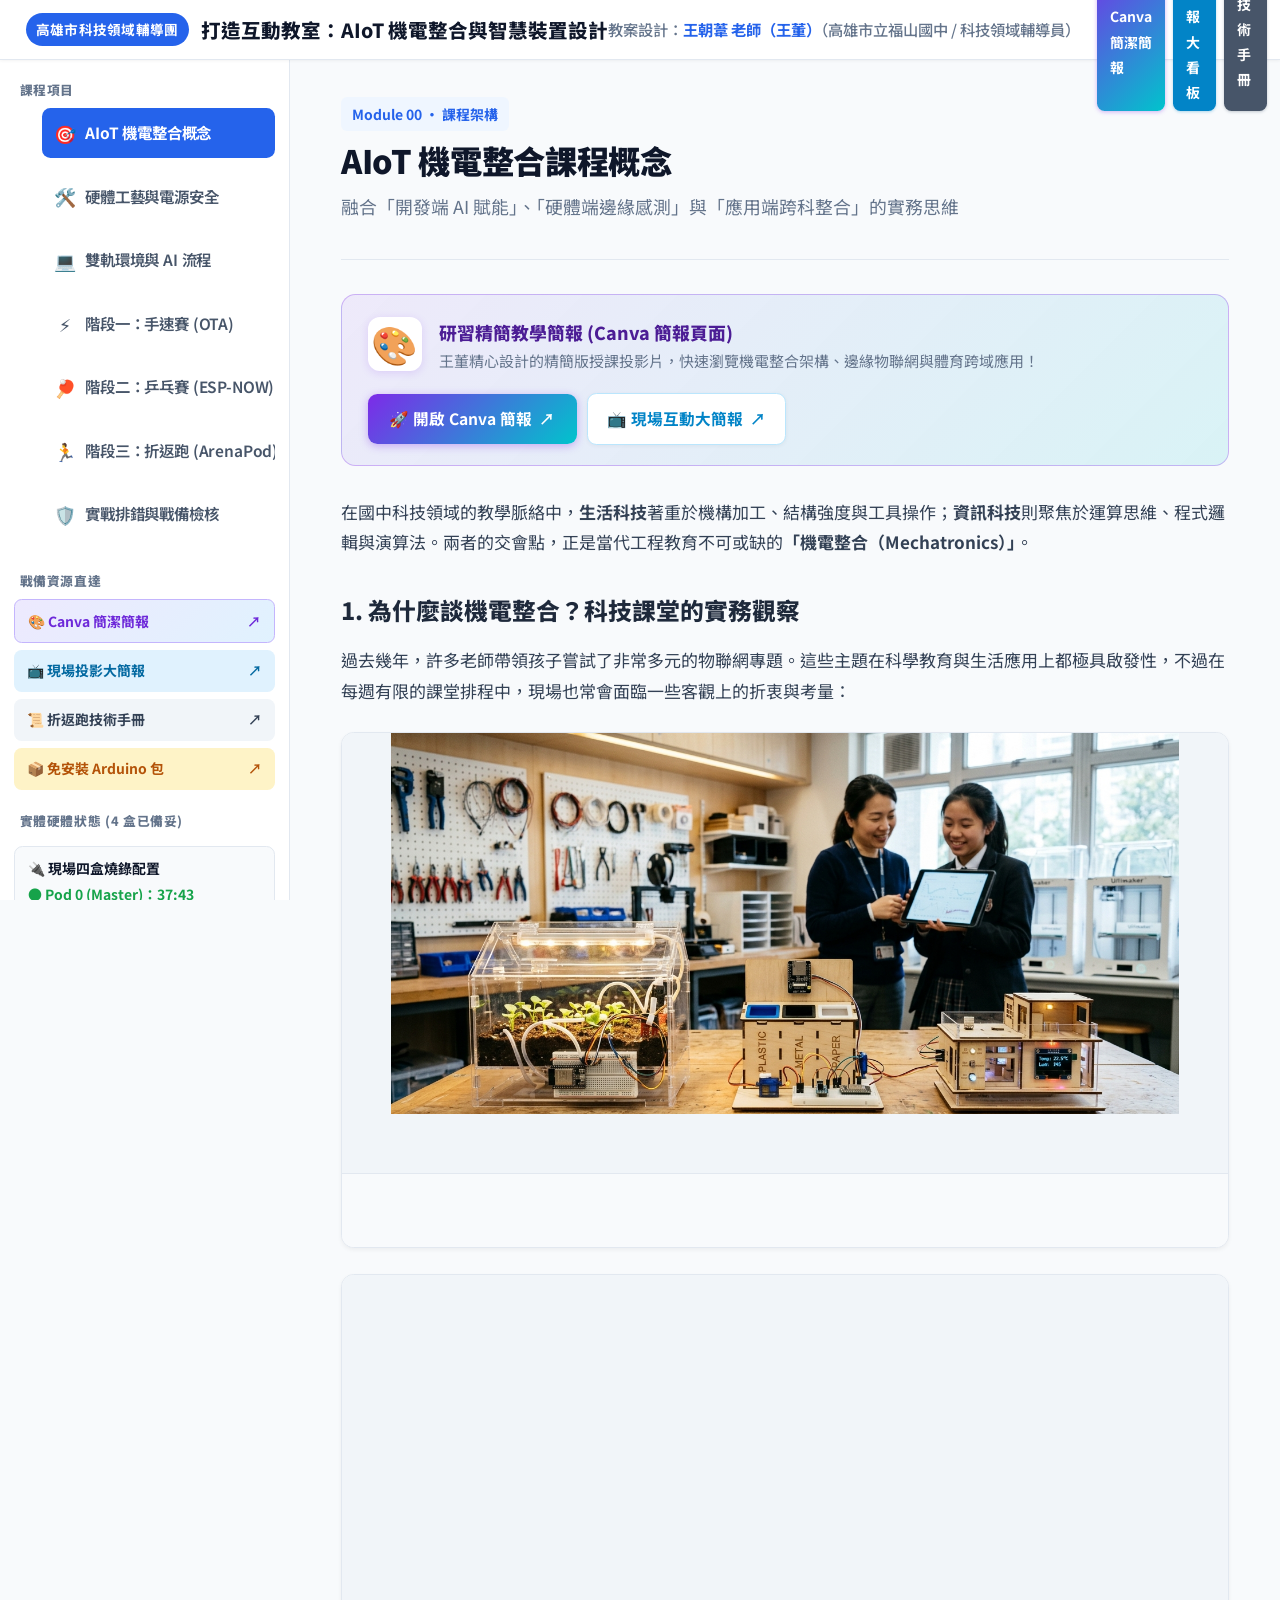
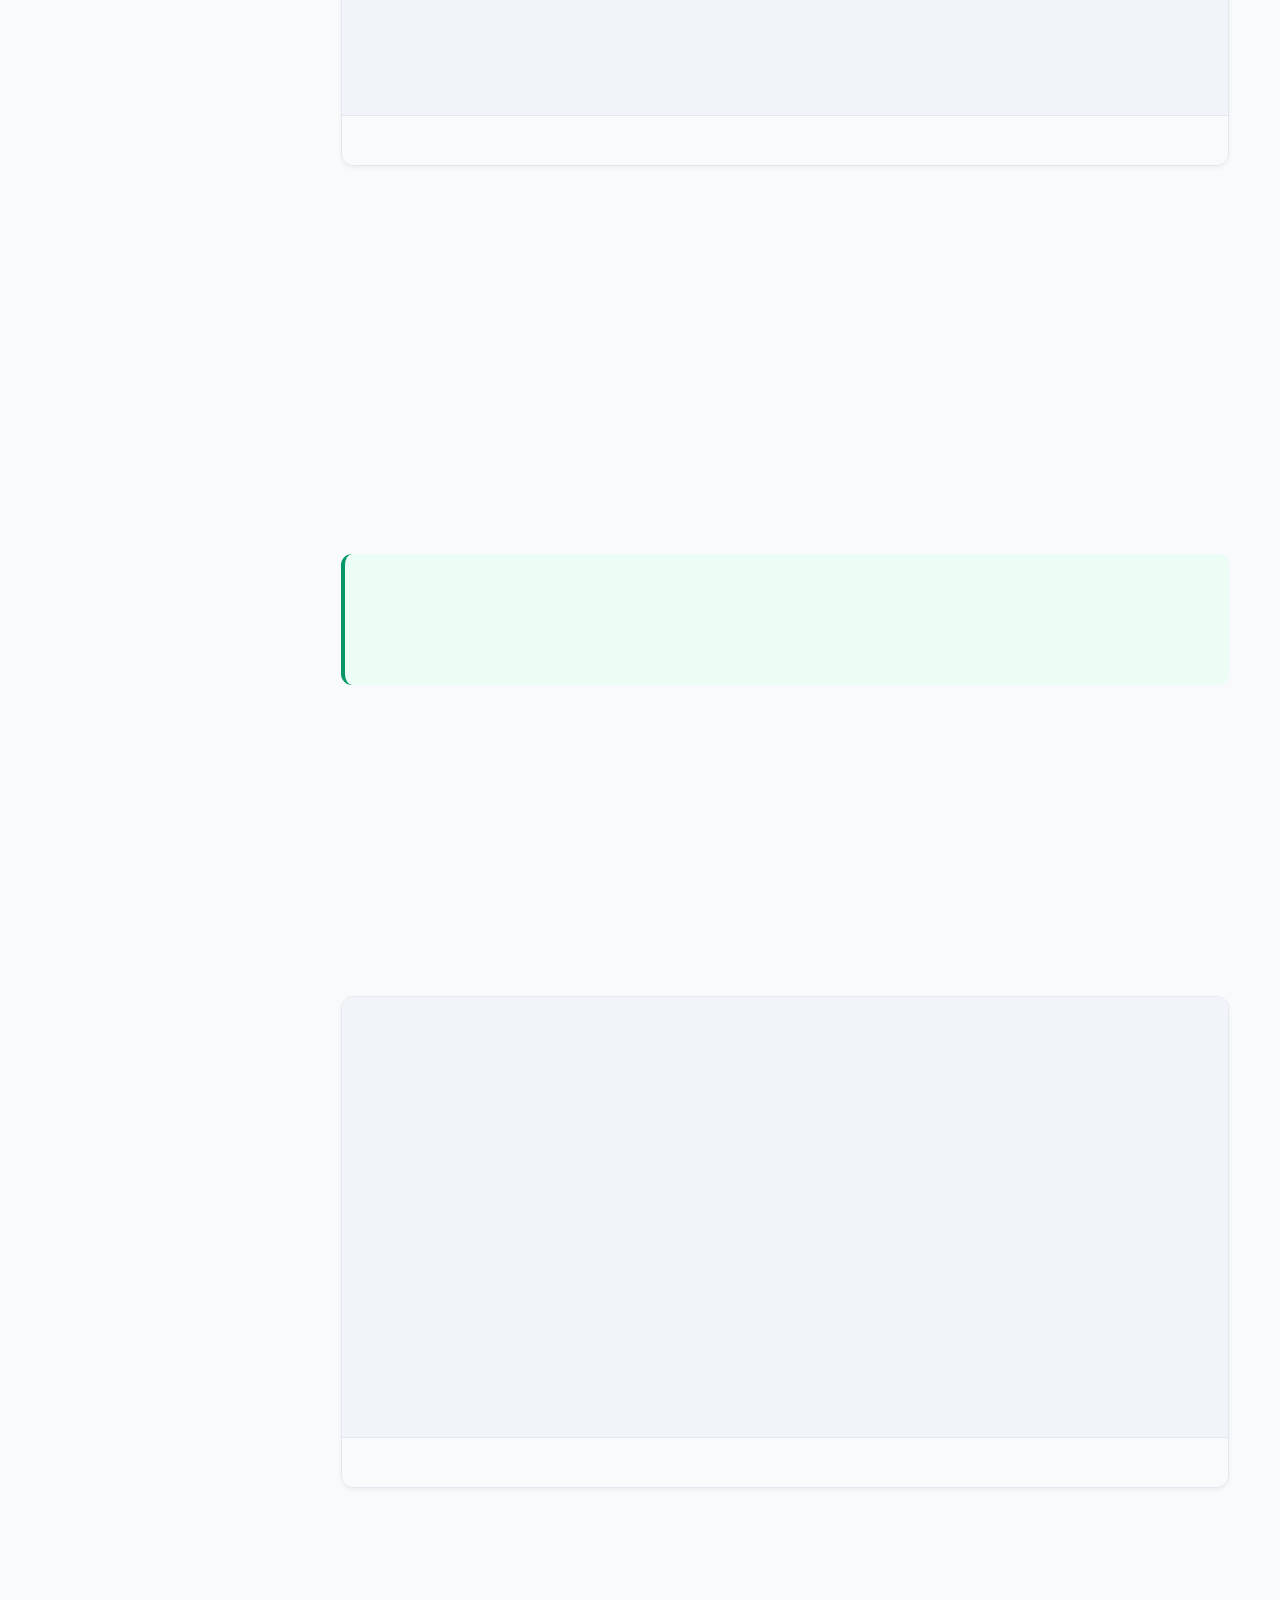
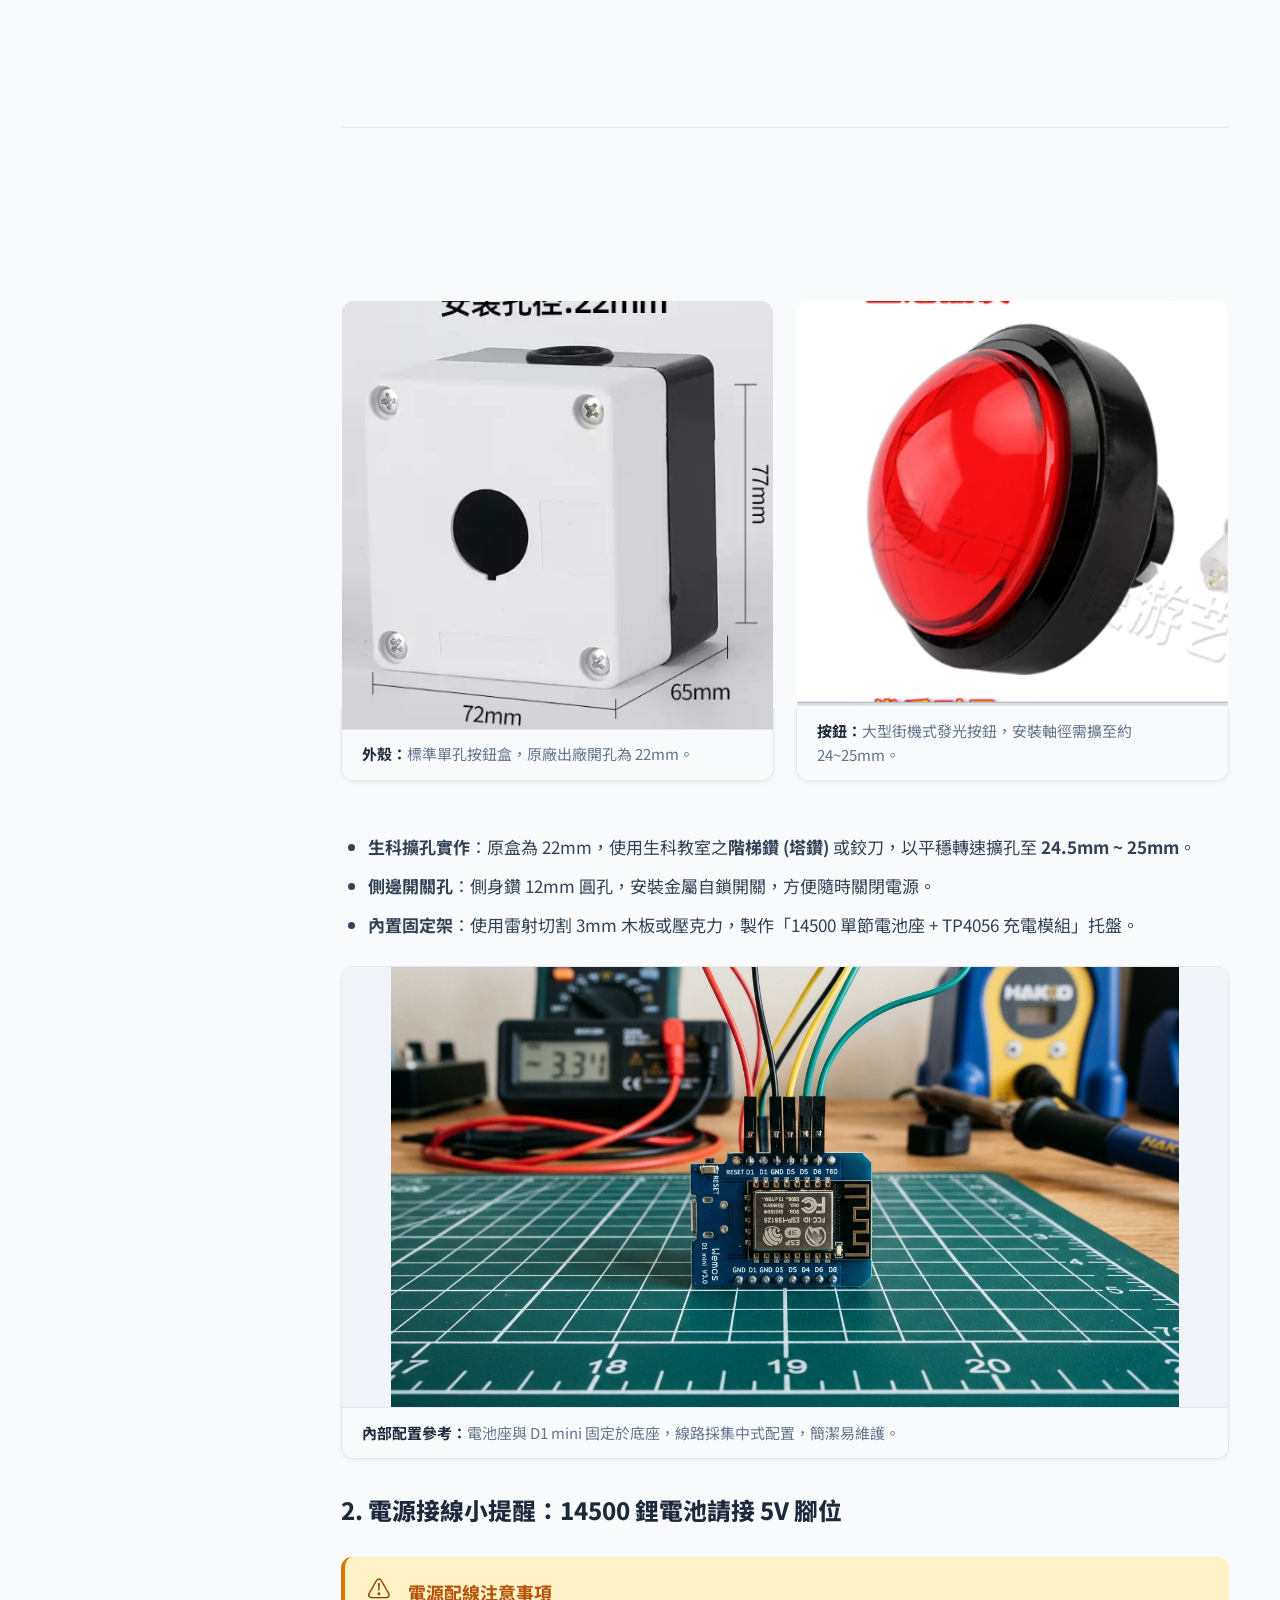
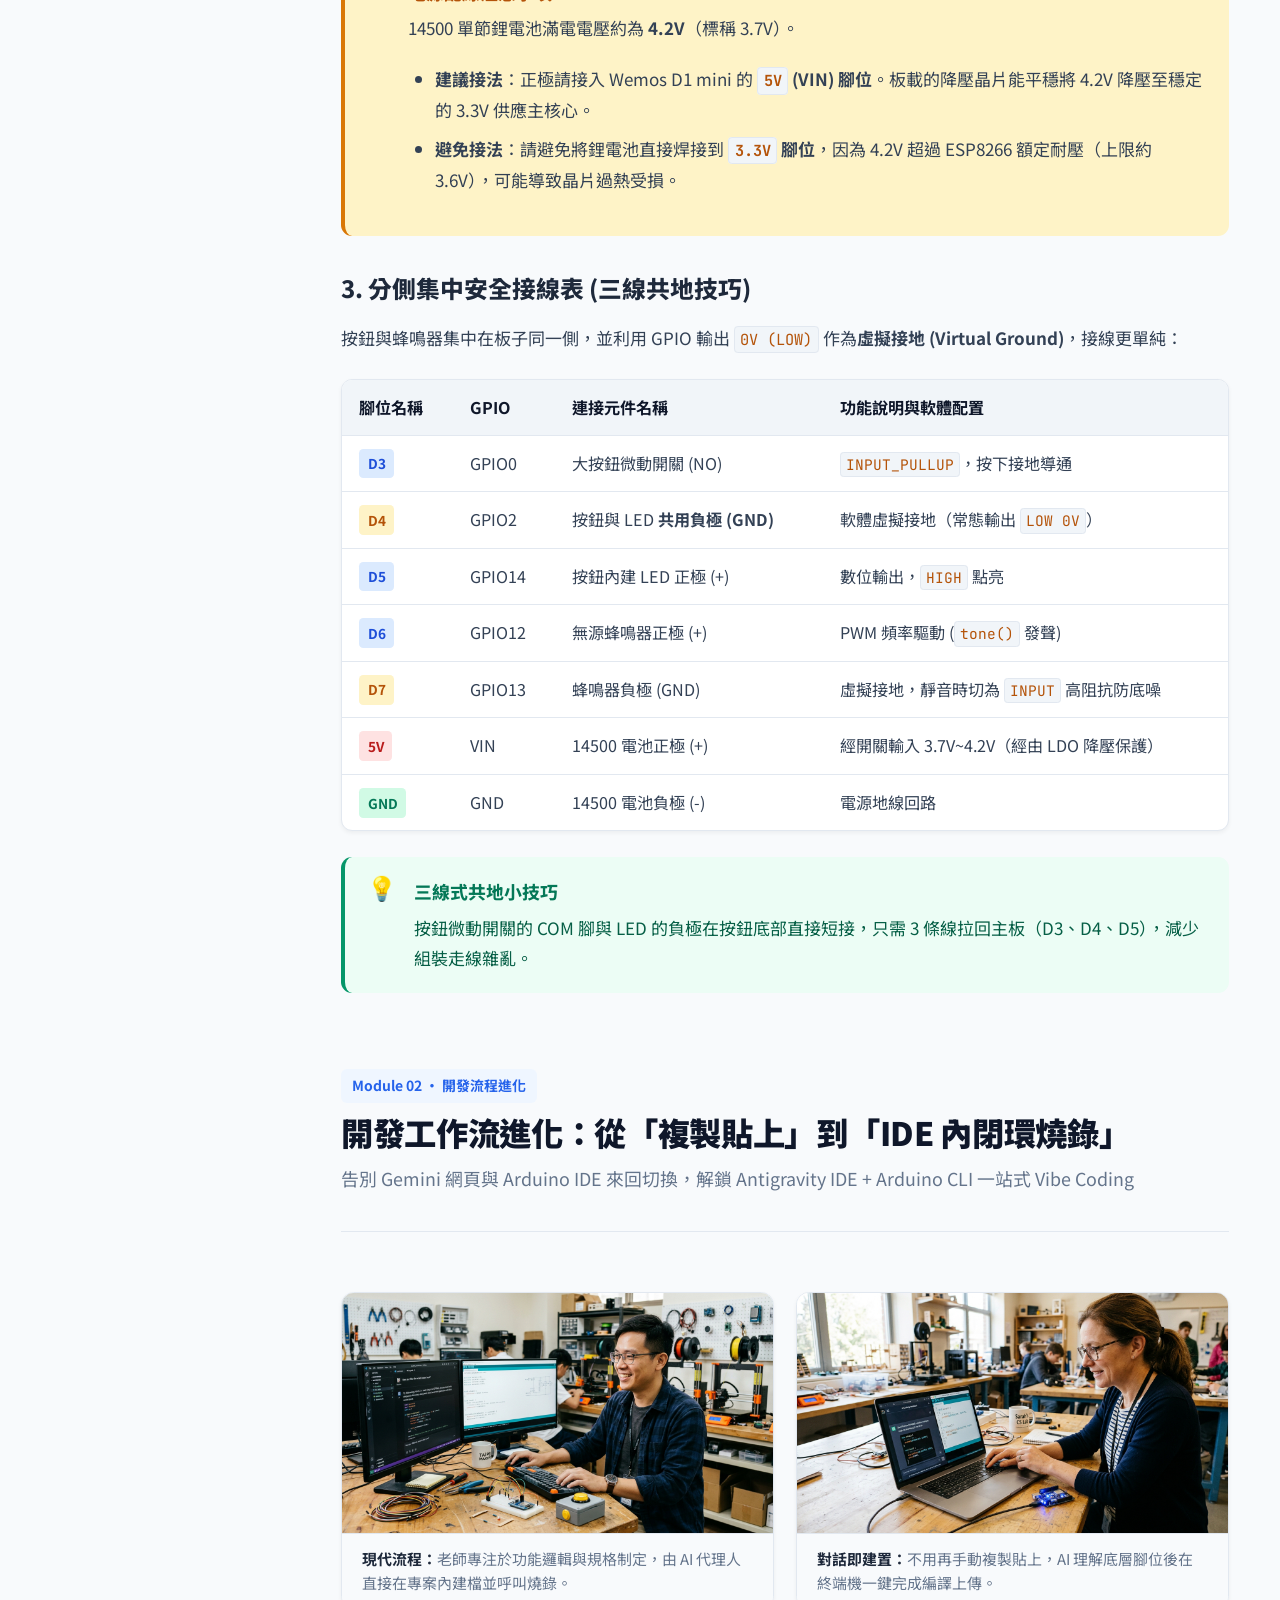
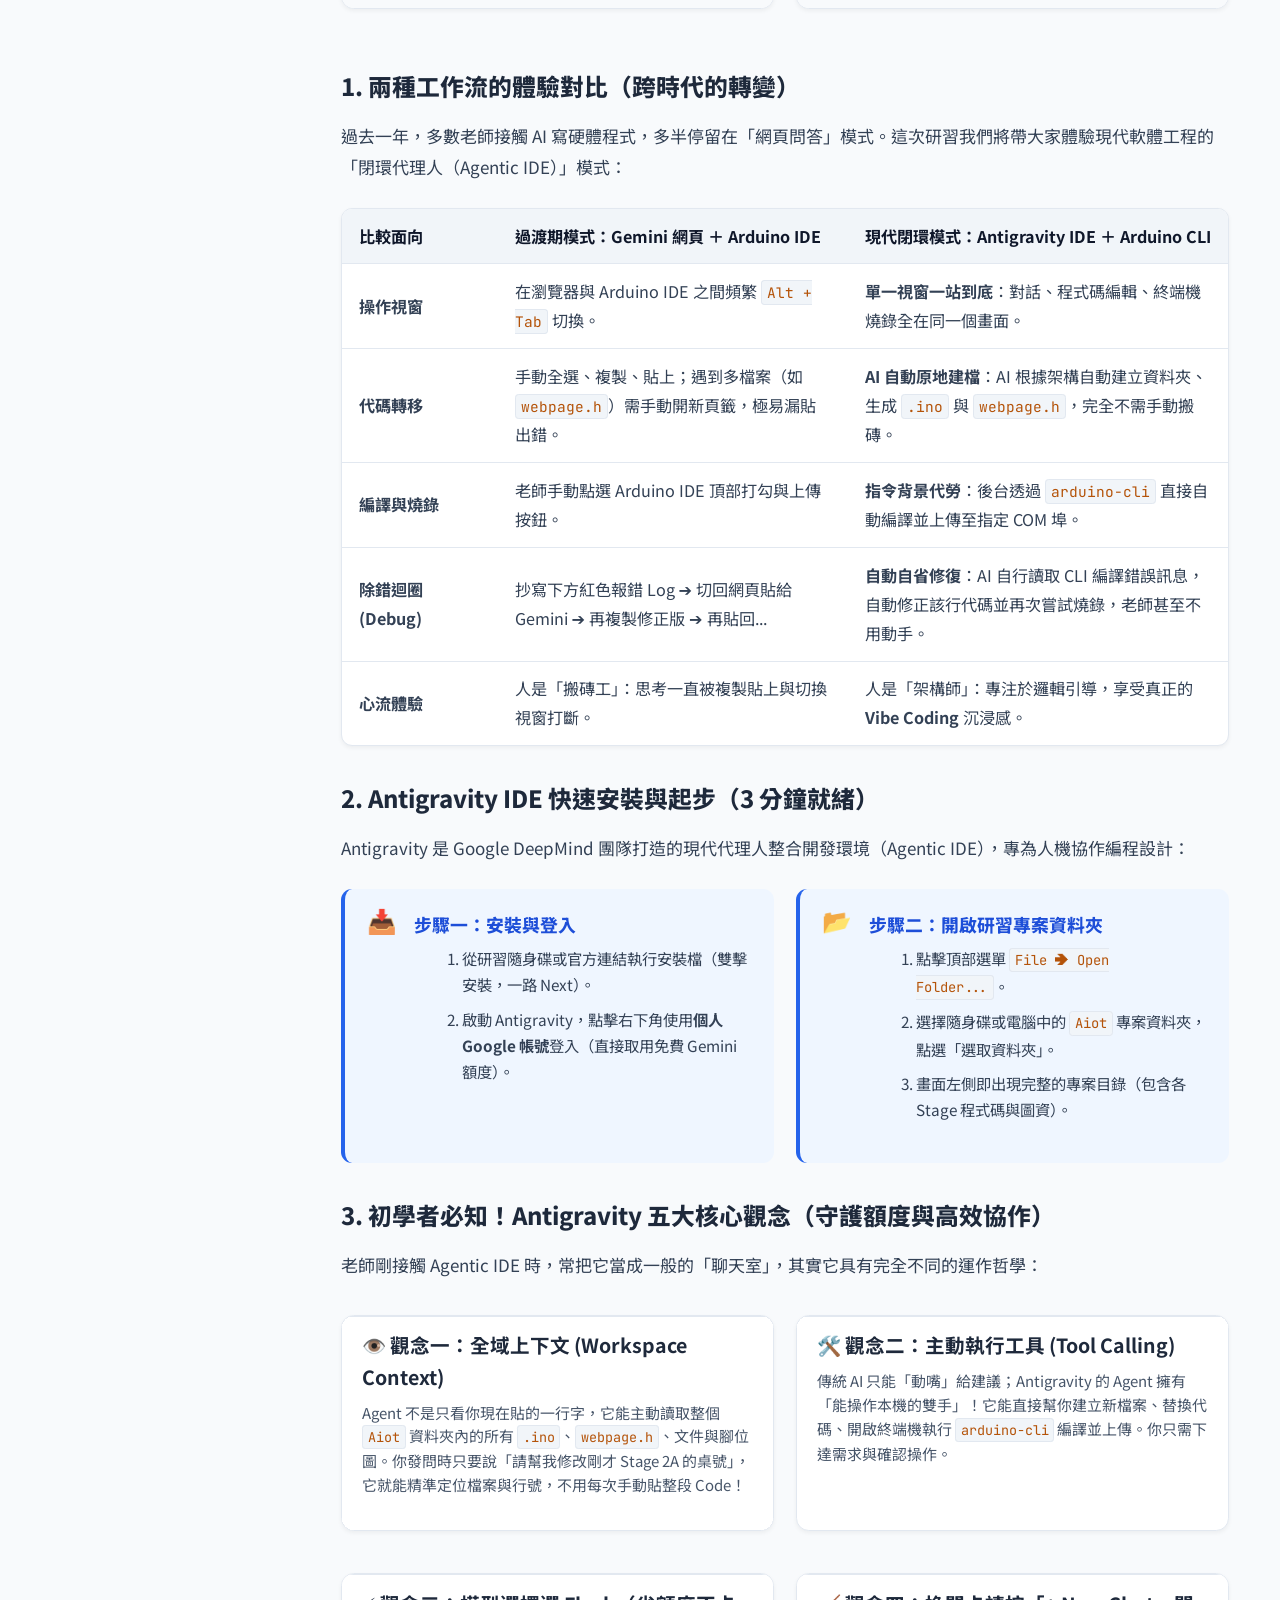
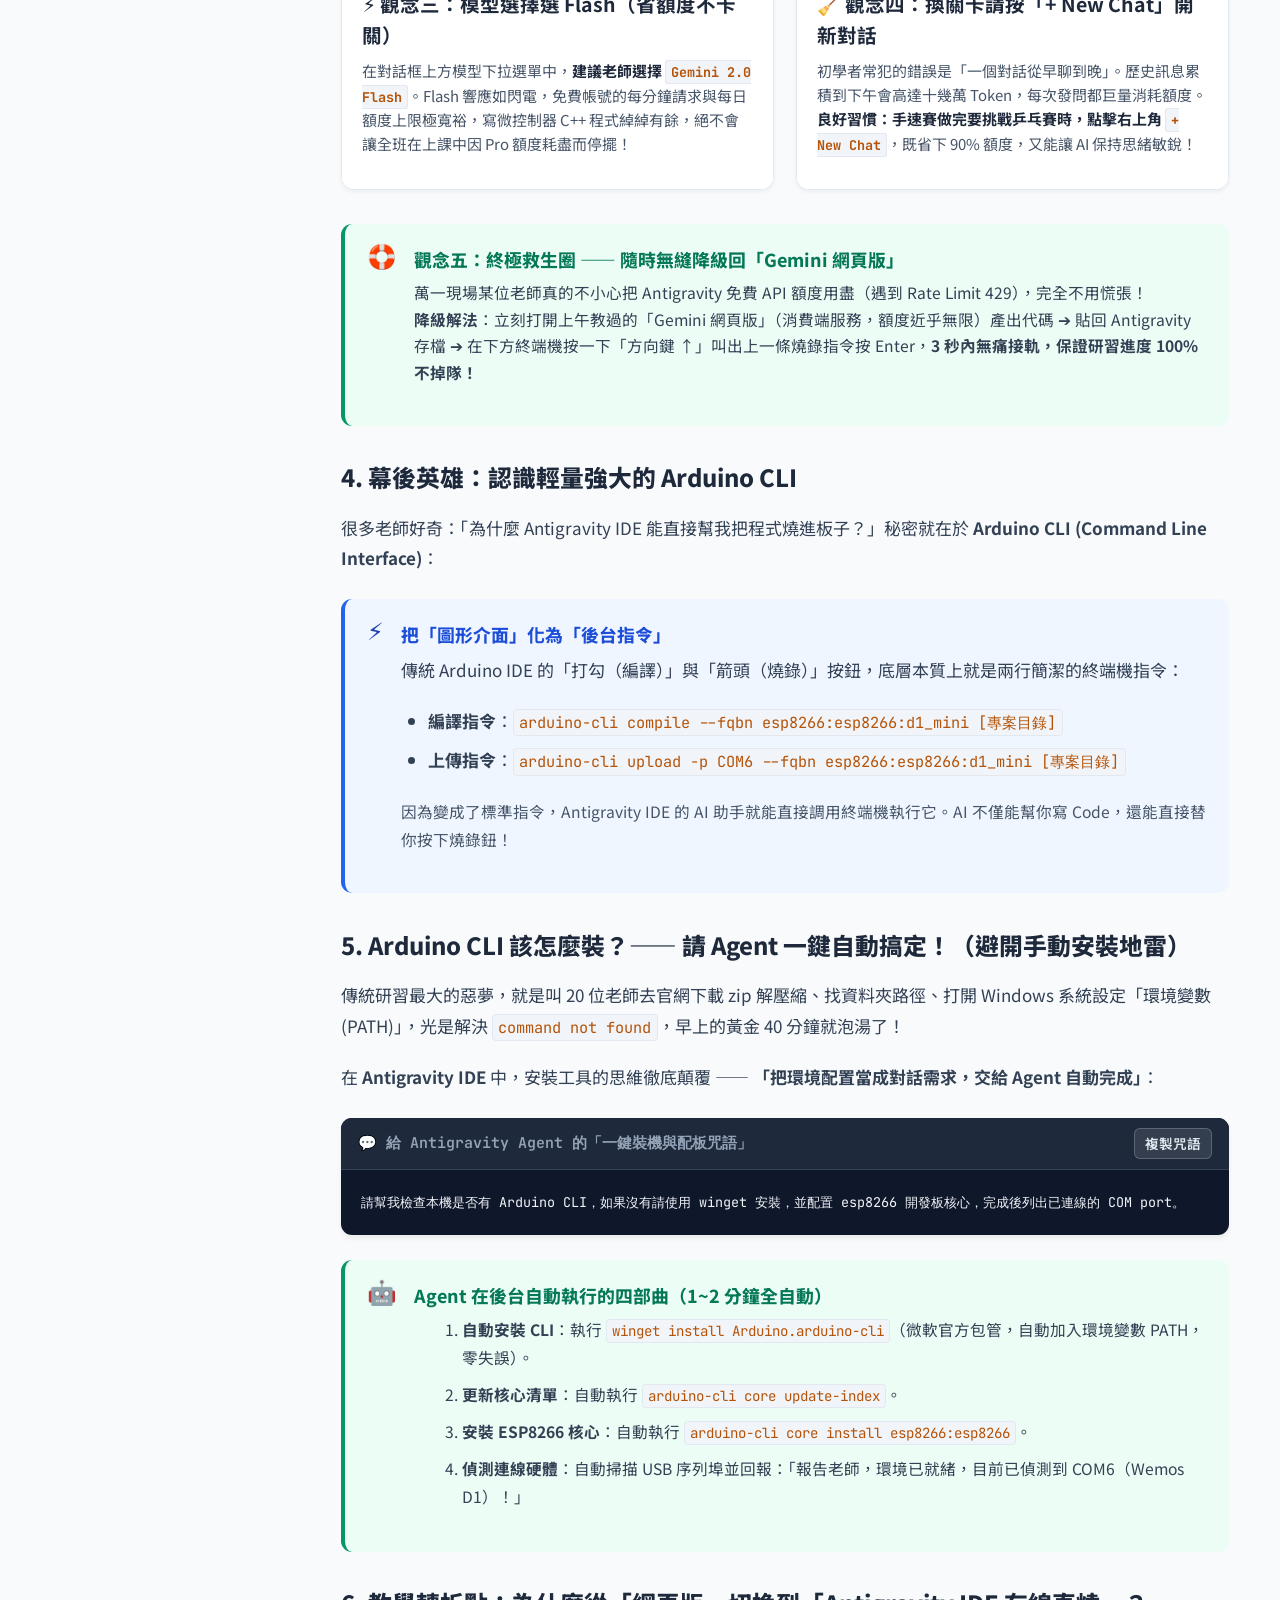
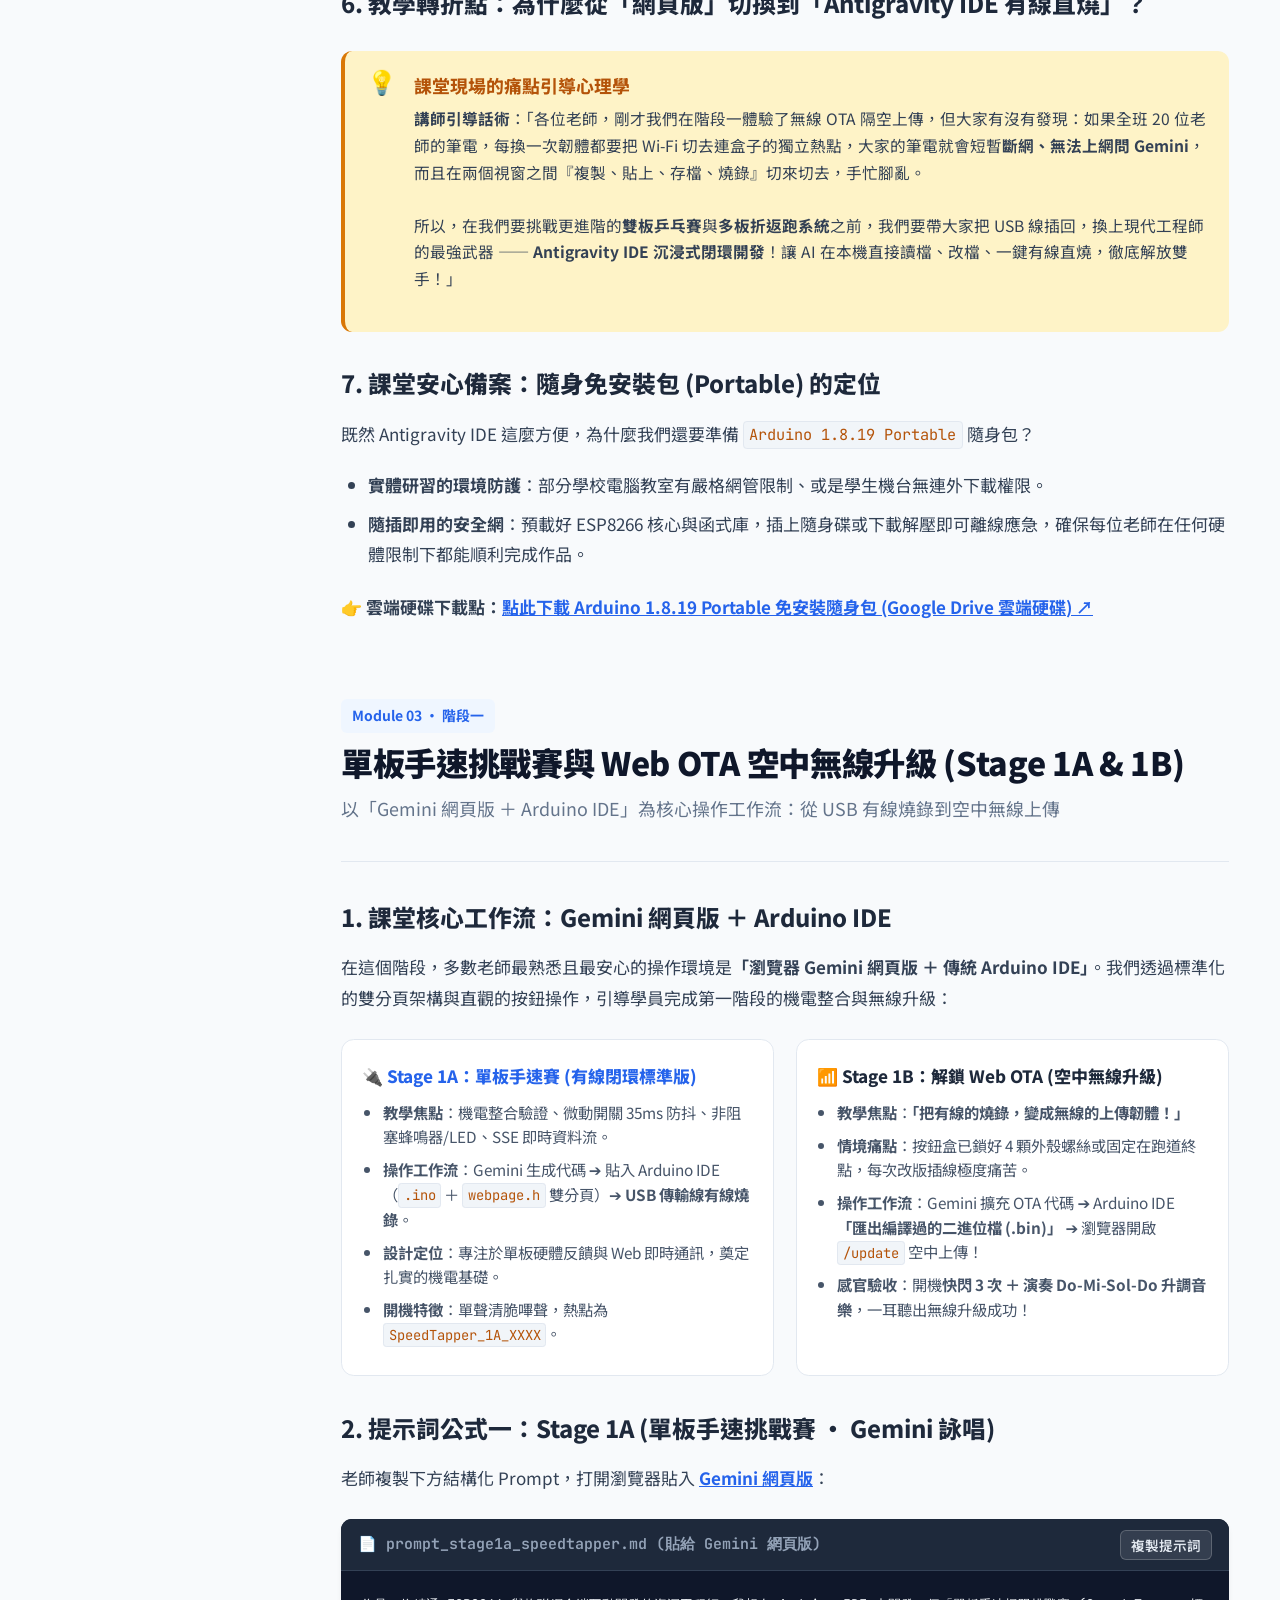
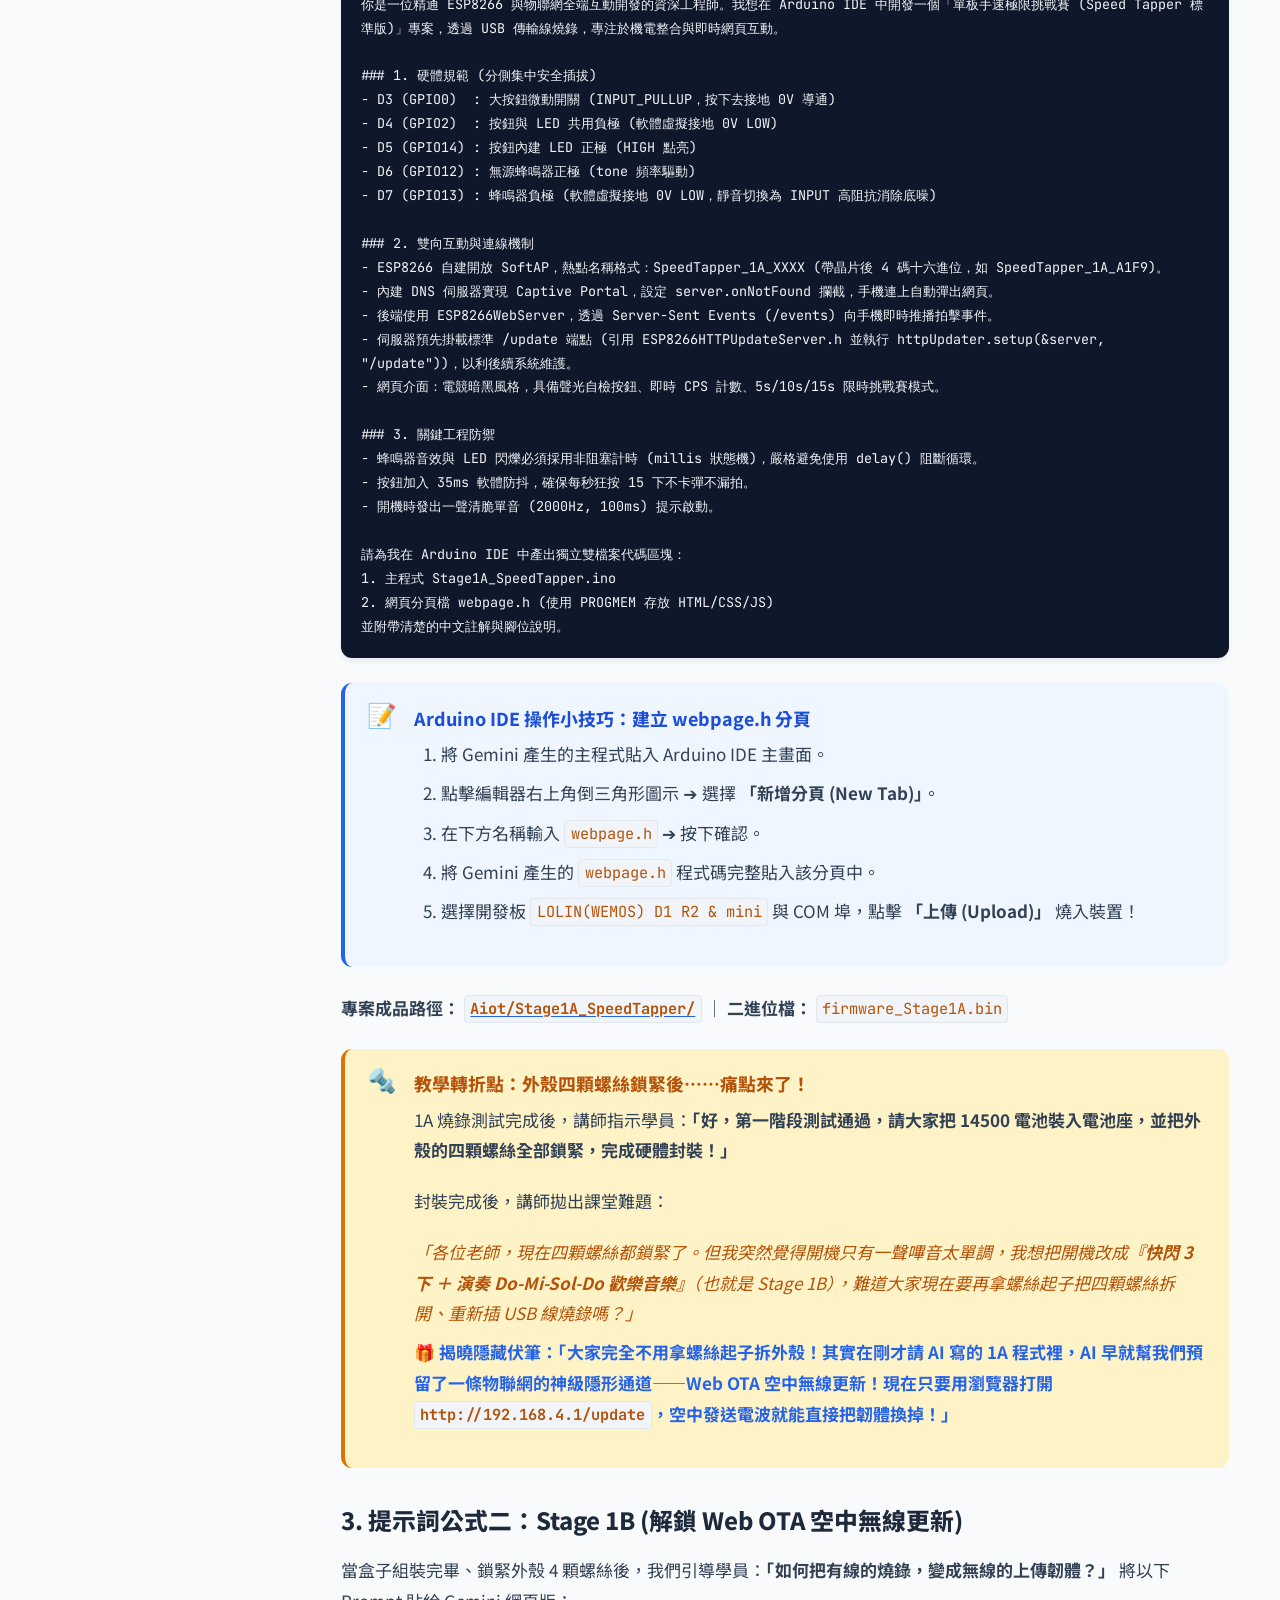
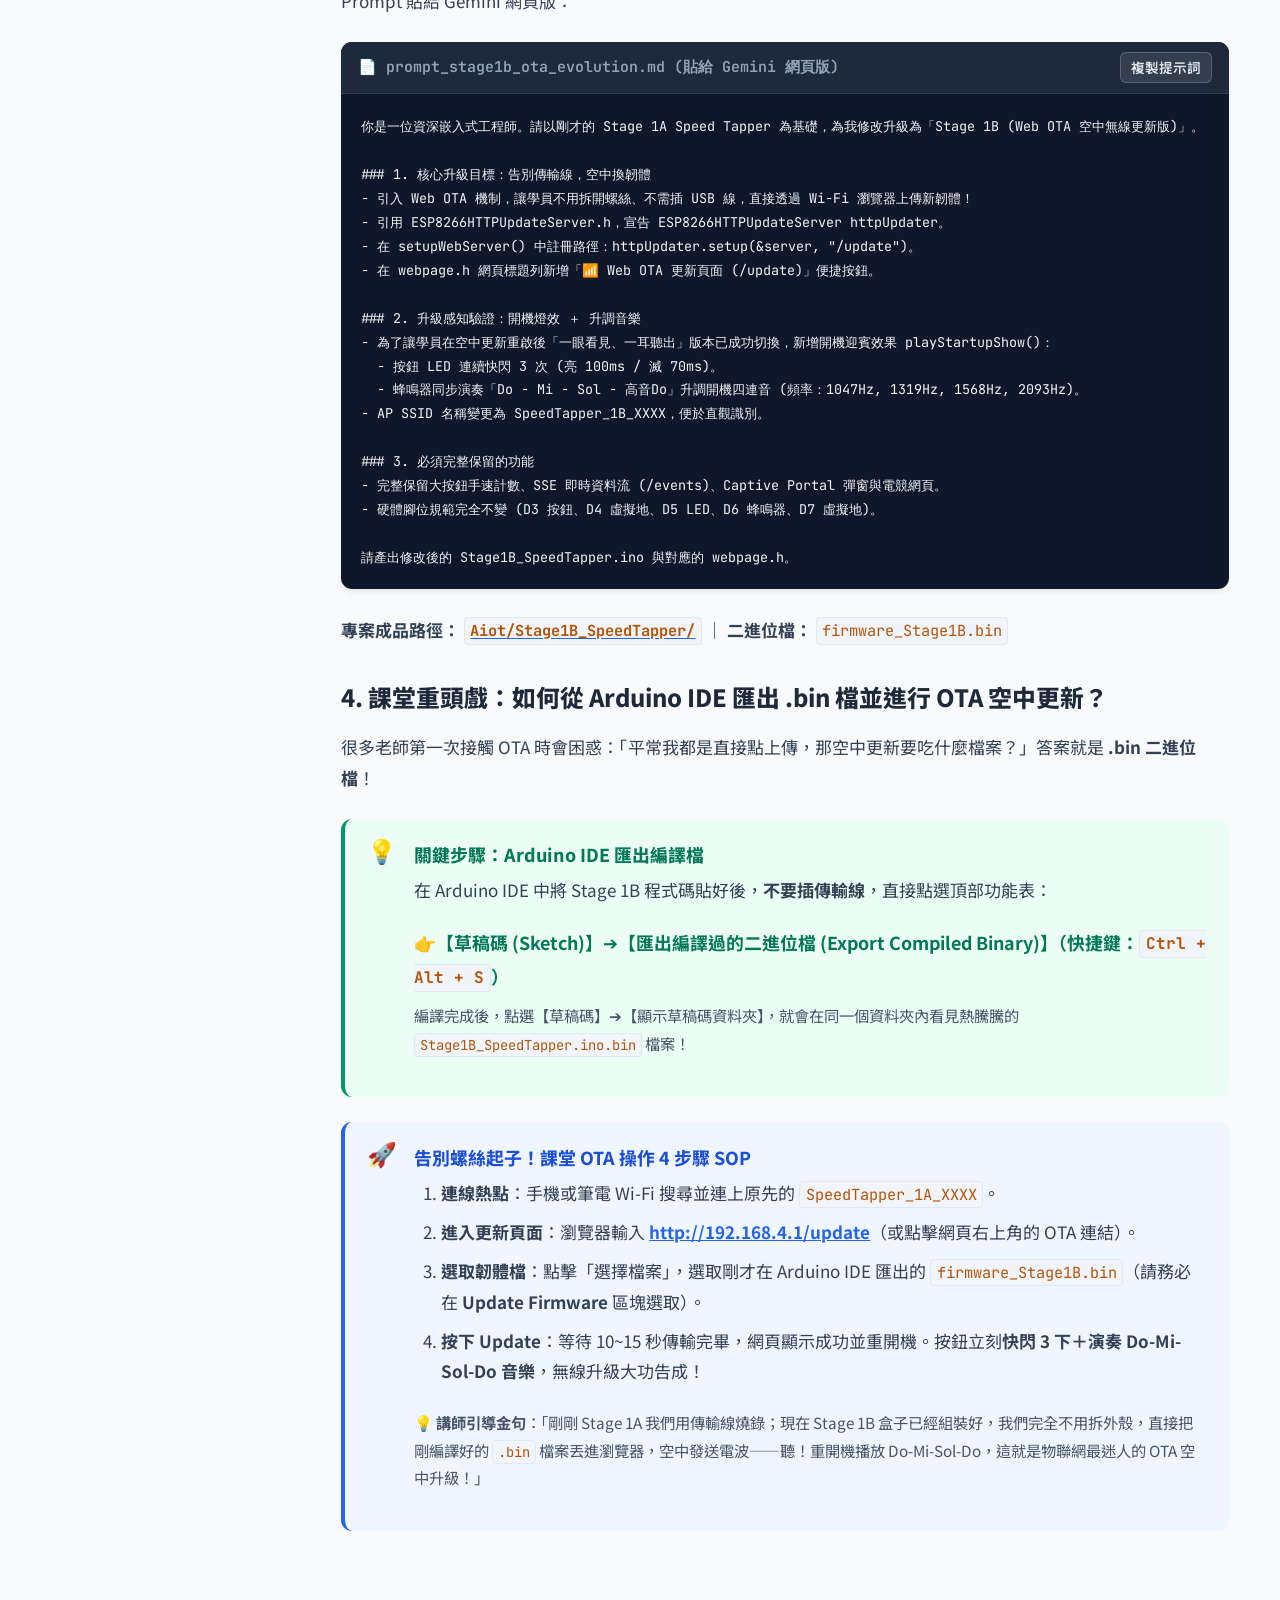
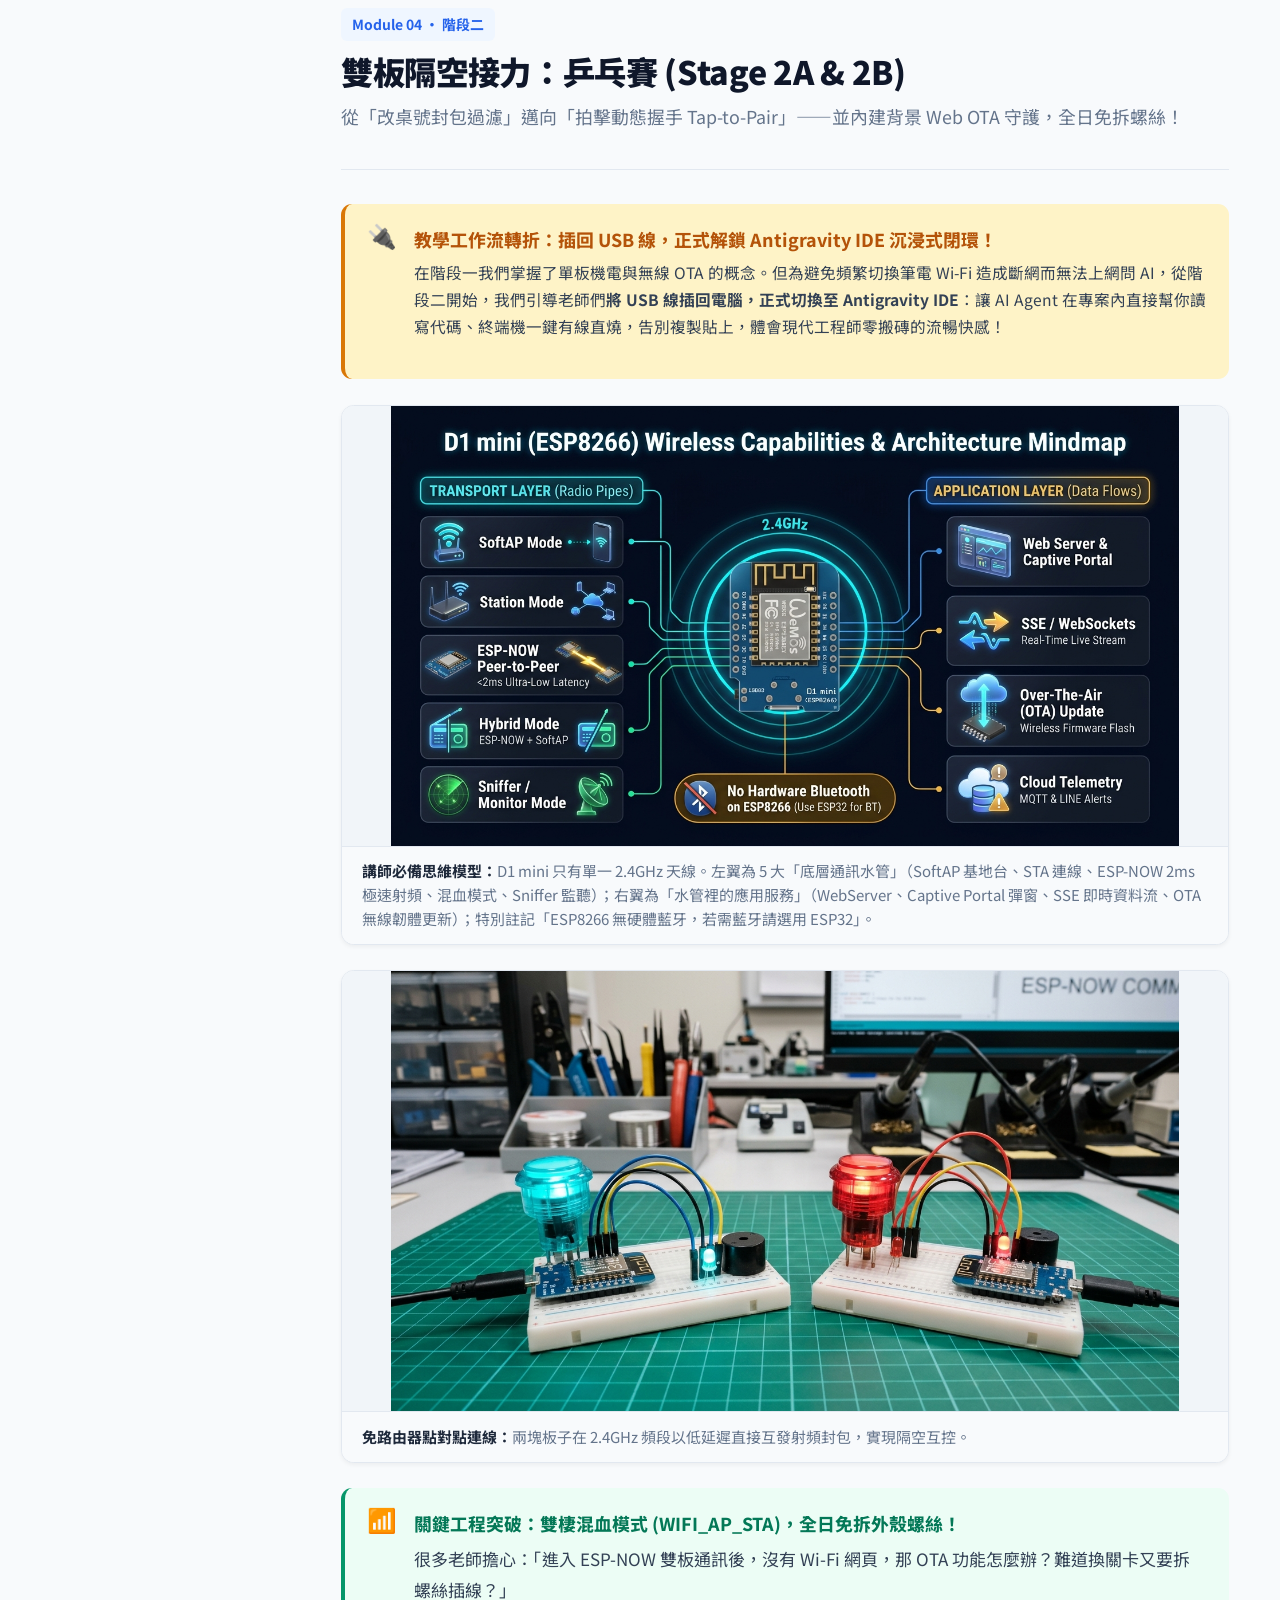
<file: index.html>
<!DOCTYPE html>
<html lang="zh-TW">

<head>
  <meta charset="UTF-8">
  <meta name="viewport" content="width=device-width, initial-scale=1.0">
  <title>打造互動教室：AIoT 機電整合與智慧裝置設計 —— 科技教師研習實作講義</title>
  <link rel="preconnect" href="https://fonts.googleapis.com">
  <link rel="preconnect" href="https://fonts.gstatic.com" crossorigin>
  <link
    href="https://fonts.googleapis.com/css2?family=Noto+Sans+TC:wght@400;500;700;900&family=JetBrains+Mono:wght@400;600;700&display=swap"
    rel="stylesheet">
  <style>
    :root {
      --primary: #2563eb;
      --primary-hover: #1d4ed8;
      --primary-light: #eff6ff;
      --accent: #d97706;
      --accent-light: #fef3c7;
      --danger: #dc2626;
      --danger-light: #fef2f2;
      --success: #059669;
      --success-light: #ecfdf5;
      --bg: #f8fafc;
      --sidebar-bg: #ffffff;
      --card-bg: #ffffff;
      --text: #1e293b;
      --text-muted: #64748b;
      --border: #e2e8f0;
      --code-bg: #0f172a;
      --code-text: #f1f5f9;
      --shadow: 0 2px 4px 0 rgb(0 0 0 / 0.05);
      --shadow-md: 0 4px 6px -1px rgb(0 0 0 / 0.07);
      --font-sans: 'Noto Sans TC', system-ui, -apple-system, sans-serif;
      --font-mono: 'JetBrains Mono', Consolas, monospace;
    }

    * {
      box-sizing: border-box;
      margin: 0;
      padding: 0;
    }

    html,
    body {
      width: 100%;
      overflow-x: hidden;
      /* 防止橫向溢出 */
      background-color: var(--bg);
      color: var(--text);
      font-family: var(--font-sans);
      line-height: 1.8;
      font-size: 17px;
      /* 舒適清晰，不壓迫 */
    }

    /* 頂部導覽列：永久置頂 */
    header {
      position: fixed;
      top: 0;
      left: 0;
      right: 0;
      height: 60px;
      z-index: 100;
      background: rgba(255, 255, 255, 0.98);
      backdrop-filter: blur(8px);
      border-bottom: 1px solid var(--border);
      display: flex;
      align-items: center;
      justify-content: space-between;
      padding: 0 1.5rem;
      box-shadow: 0 1px 3px rgba(0, 0, 0, 0.05);
    }

    .brand {
      display: flex;
      align-items: center;
      gap: 0.75rem;
    }

    .brand-badge {
      background: var(--primary);
      color: white;
      font-size: 0.8rem;
      font-weight: 700;
      padding: 0.25rem 0.6rem;
      border-radius: 9999px;
      letter-spacing: 0.02em;
      white-space: nowrap;
    }

    .brand-title {
      font-size: 1.15rem;
      font-weight: 800;
      color: #0f172a;
      white-space: nowrap;
    }

    .author-tag {
      font-size: 0.9rem;
      color: var(--text-muted);
      font-weight: 500;
      white-space: nowrap;
    }

    .author-tag strong {
      color: var(--primary);
    }

    /* 主架構版型：標準雙欄結構 */
    .layout-container {
      width: 100%;
      min-height: 100vh;
    }

    /* 左側側邊欄：加寬至 290px，精簡字距，薄型滾動條，文字不截斷不換行 */
    aside.sidebar {
      position: fixed;
      top: 60px;
      left: 0;
      bottom: 0;
      width: 290px;
      overflow-y: auto;
      background: var(--sidebar-bg);
      border-right: 1px solid var(--border);
      padding: 1.1rem 0.85rem;
      z-index: 90;
      scrollbar-width: thin;
      scrollbar-color: rgba(148, 163, 184, 0.4) transparent;
    }

    aside.sidebar::-webkit-scrollbar {
      width: 5px;
    }

    aside.sidebar::-webkit-scrollbar-track {
      background: transparent;
    }

    aside.sidebar::-webkit-scrollbar-thumb {
      background: rgba(148, 163, 184, 0.35);
      border-radius: 4px;
    }

    aside.sidebar::-webkit-scrollbar-thumb:hover {
      background: rgba(100, 116, 139, 0.6);
    }

    .sidebar-section-title {
      font-size: 0.75rem;
      font-weight: 800;
      text-transform: uppercase;
      letter-spacing: 0.05em;
      color: var(--text-muted);
      margin: 1.1rem 0 0.35rem 0.3rem;
    }

    .sidebar-section-title:first-child {
      margin-top: 0;
    }

    .nav-list {
      list-style: none;
      display: flex;
      flex-direction: column;
      gap: 0.25rem;
    }

    .nav-item a {
      display: flex;
      align-items: center;
      gap: 0.55rem;
      padding: 0.55rem 0.75rem;
      border-radius: 0.5rem;
      text-decoration: none;
      color: #475569;
      font-size: 0.91rem;
      font-weight: 600;
      transition: all 0.15s ease;
      white-space: nowrap;
      overflow: hidden;
      text-overflow: ellipsis;
      letter-spacing: -0.01em;
    }

    .nav-item a:hover {
      background-color: var(--primary-light);
      color: var(--primary);
    }

    .nav-item a.active {
      background: var(--primary);
      color: #ffffff;
      font-weight: 700;
    }

    .nav-icon {
      font-size: 1.05rem;
      width: 1.25rem;
      text-align: center;
      flex-shrink: 0;
    }

    .status-box {
      margin-top: 0.75rem;
      padding: 0.65rem 0.75rem;
      background: #f8fafc;
      border-radius: 0.5rem;
      border: 1px solid var(--border);
      font-size: 0.82rem;
      line-height: 1.5;
    }

    .status-title {
      font-weight: 700;
      color: #0f172a;
      margin-bottom: 0.3rem;
      font-size: 0.82rem;
    }

    .status-row {
      display: flex;
      align-items: center;
      gap: 0.4rem;
      white-space: nowrap;
      margin-bottom: 0.2rem;
    }

    /* 右側主文章區：依左欄寬度位移，獨立隨頁面捲動 */
    main.content-area {
      margin-left: 290px;
      margin-top: 60px;
      min-width: 0;
      /* 關鍵：阻止 flex 子項或圖片溢出 */
      padding: 2.2rem 3rem 6rem;
      max-width: 1200px;
    }

    section.content-module {
      margin-bottom: 4.5rem;
      scroll-margin-top: 80px;
    }

    .module-header {
      border-bottom: 1px solid var(--border);
      padding-bottom: 1rem;
      margin-bottom: 2rem;
    }

    .module-tag {
      display: inline-block;
      font-size: 0.82rem;
      font-weight: 700;
      color: var(--primary);
      background: var(--primary-light);
      padding: 0.25rem 0.65rem;
      border-radius: 0.35rem;
      margin-bottom: 0.5rem;
    }

    .module-title {
      font-size: 1.9rem;
      font-weight: 900;
      color: #0f172a;
      letter-spacing: -0.01em;
      line-height: 1.35;
    }

    .module-subtitle {
      font-size: 1.05rem;
      color: var(--text-muted);
      margin-top: 0.4rem;
    }

    /* 內文排版風格 */
    h3 {
      font-size: 1.4rem;
      font-weight: 800;
      color: #1e293b;
      margin: 1.8rem 0 0.8rem;
      display: flex;
      align-items: center;
      gap: 0.5rem;
    }

    h4 {
      font-size: 1.15rem;
      font-weight: 700;
      color: #334155;
      margin: 1.4rem 0 0.6rem;
    }

    p {
      margin-bottom: 1.2rem;
      color: #334155;
      line-height: 1.8;
    }

    ul,
    ol {
      margin-bottom: 1.3rem;
      padding-left: 1.6rem;
      color: #334155;
    }

    li {
      margin-bottom: 0.5rem;
    }

    /* 圖卡排版：圖與容器緊密收斂，防止橫向超出 */
    .figure-card {
      background: var(--card-bg);
      border: 1px solid var(--border);
      border-radius: 0.75rem;
      overflow: hidden;
      margin: 1.5rem 0;
      box-shadow: var(--shadow);
      max-width: 100%;
    }

    .figure-card img {
      width: 100%;
      max-width: 100%;
      height: auto;
      display: block;
      object-fit: contain;
      max-height: 440px;
      background: #f1f5f9;
    }

    .figure-caption {
      padding: 0.75rem 1.2rem;
      background: #f8fafc;
      border-top: 1px solid var(--border);
      font-size: 0.88rem;
      color: var(--text-muted);
      line-height: 1.6;
    }

    .figure-caption strong {
      color: var(--text);
    }

    /* 雙欄圖網格：自適應換行 */
    .grid-2 {
      display: grid;
      grid-template-columns: repeat(auto-fit, minmax(280px, 1fr));
      gap: 1.25rem;
      margin: 1.5rem 0;
      width: 100%;
    }

    /* 提示訊息框 */
    .callout {
      border-radius: 0.65rem;
      padding: 1.1rem 1.3rem;
      margin: 1.5rem 0;
      display: flex;
      gap: 1rem;
      align-items: flex-start;
      border-left: 4px solid;
      max-width: 100%;
    }

    .callout-icon {
      font-size: 1.4rem;
      line-height: 1;
      flex-shrink: 0;
    }

    .callout-body {
      flex: 1;
      min-width: 0;
    }

    .callout-title {
      font-weight: 750;
      font-size: 1.05rem;
      margin-bottom: 0.3rem;
    }

    .callout-danger {
      background: var(--danger-light);
      border-color: var(--danger);
      color: #991b1b;
    }

    .callout-danger .callout-title {
      color: #b91c1c;
    }

    .callout-warning {
      background: var(--accent-light);
      border-color: var(--accent);
      color: #92400e;
    }

    .callout-warning .callout-title {
      color: #b45309;
    }

    .callout-info {
      background: var(--primary-light);
      border-color: var(--primary);
      color: #1e40af;
    }

    .callout-info .callout-title {
      color: #1d4ed8;
    }

    .callout-success {
      background: var(--success-light);
      border-color: var(--success);
      color: #065f46;
    }

    .callout-success .callout-title {
      color: #047857;
    }

    /* 表格：容器自帶滾動與邊框限制 */
    .table-container {
      width: 100%;
      max-width: 100%;
      overflow-x: auto;
      margin: 1.5rem 0;
      border-radius: 0.65rem;
      border: 1px solid var(--border);
      background: #ffffff;
      box-shadow: var(--shadow);
    }

    table {
      width: 100%;
      border-collapse: collapse;
      text-align: left;
      font-size: 0.95rem;
    }

    th {
      background: #f1f5f9;
      color: #0f172a;
      font-weight: 700;
      padding: 0.75rem 1rem;
      border-bottom: 1px solid var(--border);
      white-space: nowrap;
    }

    td {
      padding: 0.75rem 1rem;
      border-bottom: 1px solid var(--border);
      color: #334155;
    }

    tr:last-child td {
      border-bottom: none;
    }

    tr:hover td {
      background: #f8fafc;
    }

    /* 程式碼卡片：pre 自動換行防爆框 */
    .code-card {
      background: var(--code-bg);
      border-radius: 0.65rem;
      overflow: hidden;
      margin: 1.5rem 0;
      max-width: 100%;
      box-shadow: var(--shadow-md);
    }

    .code-header {
      background: #1e293b;
      padding: 0.6rem 1rem;
      display: flex;
      align-items: center;
      justify-content: space-between;
      border-bottom: 1px solid #334155;
    }

    .code-title {
      font-family: var(--font-mono);
      font-size: 0.88rem;
      color: #94a3b8;
      font-weight: 600;
      display: flex;
      align-items: center;
      gap: 0.4rem;
    }

    .copy-btn {
      background: rgba(255, 255, 255, 0.1);
      border: 1px solid rgba(255, 255, 255, 0.2);
      color: #e2e8f0;
      font-size: 0.8rem;
      padding: 0.25rem 0.6rem;
      border-radius: 0.35rem;
      cursor: pointer;
      font-family: var(--font-sans);
      font-weight: 600;
      transition: all 0.15s;
    }

    .copy-btn:hover {
      background: var(--primary);
      border-color: var(--primary);
    }

    pre {
      padding: 1.2rem;
      max-width: 100%;
      overflow-x: auto;
      white-space: pre-wrap;
      /* 關鍵：提示詞長文本自動換行，不撐破版面 */
      word-break: break-word;
      /* 長單詞自動折行 */
      font-family: var(--font-mono);
      font-size: 0.88rem;
      line-height: 1.6;
      color: var(--code-text);
    }

    code {
      font-family: var(--font-mono);
      font-size: 0.9em;
      background: #f1f5f9;
      color: #b45309;
      padding: 0.15em 0.35em;
      border-radius: 0.25em;
      border: 1px solid #e2e8f0;
    }

    pre code {
      background: transparent;
      color: inherit;
      padding: 0;
      border: none;
    }

    .badge {
      display: inline-block;
      padding: 0.15rem 0.5rem;
      border-radius: 0.25rem;
      font-size: 0.8rem;
      font-weight: 700;
      margin-right: 0.3rem;
    }

    .badge-primary {
      background: #dbeafe;
      color: #1d4ed8;
    }

    .badge-warning {
      background: #fef3c7;
      color: #b45309;
    }

    .badge-success {
      background: #d1fae5;
      color: #047857;
    }

    .badge-danger {
      background: #fee2e2;
      color: #b91c1c;
    }

    footer {
      margin-left: 290px;
      border-top: 1px solid var(--border);
      background: #ffffff;
      padding: 2rem;
      text-align: center;
      color: var(--text-muted);
      font-size: 0.92rem;
    }

    /* 螢幕拖拉縮小或視窗切半時，左側選單依然永久存在（絕不消失，維持雙欄） */
    @media (max-width: 1024px) {
      aside.sidebar {
        width: 230px;
        padding: 1rem 0.5rem;
      }

      .nav-item a {
        font-size: 0.83rem;
        padding: 0.45rem 0.5rem;
        gap: 0.35rem;
      }

      main.content-area {
        margin-left: 230px;
        padding: 1.5rem 1.8rem 4rem;
      }

      footer {
        margin-left: 230px;
      }

      .brand-title {
        font-size: 1rem;
      }

      .brand-badge {
        font-size: 0.72rem;
      }

      .author-tag {
        font-size: 0.78rem;
      }
    }

    @media (max-width: 680px) {
      header {
        padding: 0 0.8rem;
      }

      .brand-badge,
      .author-tag {
        display: none;
        /* 超窄螢幕只留大標題，釋放頂部空間 */
      }

      aside.sidebar {
        width: 58px;
        padding: 0.8rem 0.25rem;
      }

      .sidebar-section-title,
      .status-box {
        display: none;
      }

      .nav-item a {
        justify-content: center;
        padding: 0.6rem 0;
        font-size: 0;
        /* 隱藏文字，只留圖標快捷按鈕 */
      }

      .nav-icon {
        font-size: 1.35rem;
        width: auto;
      }

      main.content-area {
        margin-left: 58px;
        padding: 1.2rem 1rem 3rem;
      }

      footer {
        margin-left: 58px;
        padding: 1.5rem 1rem;
      }
    }
  </style>
</head>

<body>

  <!-- 頂部導覽列 -->
  <header>
    <div class="brand">
      <span class="brand-badge">高雄市科技領域輔導團</span>
      <h1 class="brand-title">打造互動教室：AIoT 機電整合與智慧裝置設計</h1>
    </div>
    <div style="display: flex; align-items: center; gap: 1rem;">
      <div class="author-tag">
        教案設計：<strong>王朝葦 老師（王董）</strong>（高雄市立福山國中 / 科技領域輔導員）
      </div>
      <div style="display: flex; gap: 0.5rem;">
        <a href="https://canva.link/6io5jtndaheli7z" target="_blank" style="display: inline-flex; align-items: center; gap: 0.35rem; background: linear-gradient(135deg, #7d2ae8, #00c4cc); color: #fff; font-size: 0.82rem; font-weight: 700; padding: 0.35rem 0.75rem; border-radius: 0.45rem; text-decoration: none; box-shadow: 0 1px 4px rgba(125,42,232,0.35); transition: all 0.15s ease;">
          <span>🎨 Canva 簡潔簡報</span>
        </a>
        <a href="workshop_presentation.html" target="_blank" style="display: inline-flex; align-items: center; gap: 0.35rem; background: #0284c7; color: #fff; font-size: 0.82rem; font-weight: 700; padding: 0.35rem 0.75rem; border-radius: 0.45rem; text-decoration: none; box-shadow: 0 1px 3px rgba(2,132,199,0.3); transition: all 0.15s ease;">
          <span>📺 簡報大看板</span>
        </a>
        <a href="折返跑.md" target="_blank" style="display: inline-flex; align-items: center; gap: 0.35rem; background: #475569; color: #fff; font-size: 0.82rem; font-weight: 700; padding: 0.35rem 0.75rem; border-radius: 0.45rem; text-decoration: none; box-shadow: 0 1px 3px rgba(71,85,105,0.3); transition: all 0.15s ease;">
          <span>📜 技術手冊</span>
        </a>
      </div>
    </div>
  </header>

  <div class="layout-container">

    <!-- 左側邊欄：課程單元項目 (寬度加寬至 290px，文字一覽無遺不截斷) -->
    <aside class="sidebar">
      <div class="sidebar-section-title">課程項目</div>
      <ul class="nav-list">
        <li class="nav-item"><a href="#module-vision" class="active"><span class="nav-icon">🎯</span>AIoT 機電整合概念</a></li>
        <li class="nav-item"><a href="#module-hardware"><span class="nav-icon">🛠️</span>硬體工藝與電源安全</a></li>
        <li class="nav-item"><a href="#module-environment"><span class="nav-icon">💻</span>雙軌環境與 AI 流程</a></li>
        <li class="nav-item"><a href="#module-stage1"><span class="nav-icon">⚡</span>階段一：手速賽 (OTA)</a></li>
        <li class="nav-item"><a href="#module-stage2"><span class="nav-icon">🏓</span>階段二：乒乓賽 (ESP-NOW)</a></li>
        <li class="nav-item"><a href="#module-future"><span class="nav-icon">🏃</span>階段三：折返跑 (ArenaPod)</a></li>
        <li class="nav-item"><a href="#module-troubleshooting"><span class="nav-icon">🛡️</span>實戰排錯與戰備檢核</a></li>
      </ul>

      <div class="sidebar-section-title">戰備資源直達</div>
      <div style="display: flex; flex-direction: column; gap: 0.4rem; margin-bottom: 1.2rem;">
        <a href="https://canva.link/6io5jtndaheli7z" target="_blank" style="display: flex; align-items: center; justify-content: space-between; padding: 0.5rem 0.75rem; background: linear-gradient(135deg, #ede9fe, #e0f2fe); color: #6d28d9; border: 1px solid #c4b5fd; border-radius: 0.45rem; text-decoration: none; font-size: 0.82rem; font-weight: 700;">
          <span>🎨 Canva 簡潔簡報</span><span>↗</span>
        </a>
        <a href="workshop_presentation.html" target="_blank" style="display: flex; align-items: center; justify-content: space-between; padding: 0.5rem 0.75rem; background: #e0f2fe; color: #0369a1; border-radius: 0.45rem; text-decoration: none; font-size: 0.82rem; font-weight: 700;">
          <span>📺 現場投影大簡報</span><span>↗</span>
        </a>
        <a href="折返跑.md" target="_blank" style="display: flex; align-items: center; justify-content: space-between; padding: 0.5rem 0.75rem; background: #f1f5f9; color: #334155; border-radius: 0.45rem; text-decoration: none; font-size: 0.82rem; font-weight: 700;">
          <span>📜 折返跑技術手冊</span><span>↗</span>
        </a>
        <a href="https://drive.google.com/open?id=1WvaOGtPN6lqbmegGWYMPW0Fgm3zdMmAK&usp=drive_fs" target="_blank" style="display: flex; align-items: center; justify-content: space-between; padding: 0.5rem 0.75rem; background: #fef3c7; color: #b45309; border-radius: 0.45rem; text-decoration: none; font-size: 0.82rem; font-weight: 700;">
          <span>📦 免安裝 Arduino 包</span><span>↗</span>
        </a>
      </div>

      <div class="sidebar-section-title">實體硬體狀態 (4 盒已備妥)</div>
      <div class="status-box">
        <div class="status-title">🔌 現場四盒燒錄配置</div>
        <div class="status-row" style="color: #16a34a; font-weight: 700;">● Pod 0 (Master)：37:43</div>
        <div class="status-row" style="color: #2563eb; font-weight: 700;">● Pod 1 (Slave 1)：4b:22</div>
        <div class="status-row" style="color: #d97706; font-weight: 700;">● Pod 2 (Slave 2)：a1:f9</div>
        <div class="status-row" style="color: #7c3aed; font-weight: 700;">● Pod 3 (Slave 3)：a0:c8</div>
        <div style="margin-top: 0.4rem; color: #64748b; font-size: 0.75rem; line-height: 1.4;">
          已燒錄 <strong>Stage 3B 四點星狀闖關跑</strong><br>
          熱點：<code>ArenaPod_Master_3743</code><br>
          （備案：隨時可切換 Stage 3A 雙板通用版）
        </div>
      </div>
    </aside>

    <!-- 右側大區域：課程核心內容 (min-width: 0 防止橫向撐破) -->
    <main class="content-area">

      <!-- 單元 0：AIoT 機電整合課程概念 -->
      <section id="module-vision" class="content-module">
        <div class="module-header">
          <span class="module-tag">Module 00 · 課程架構</span>
          <h2 class="module-title">AIoT 機電整合課程概念</h2>
          <p class="module-subtitle">融合「開發端 AI 賦能」、「硬體端邊緣感測」與「應用端跨科整合」的實務思維</p>
        </div>

        <!-- 研習簡報推薦卡片 (Canva & 互動大簡報) -->
        <div style="background: linear-gradient(135deg, rgba(125,42,232,0.08), rgba(0,196,204,0.12)); border: 1.5px solid rgba(125,42,232,0.3); border-radius: 0.85rem; padding: 1.2rem 1.5rem; margin: 1.2rem 0 1.8rem; display: flex; align-items: center; justify-content: space-between; gap: 1.2rem; flex-wrap: wrap;">
          <div style="display: flex; align-items: center; gap: 1rem; min-width: 260px;">
            <div style="font-size: 2.2rem; background: #fff; width: 54px; height: 54px; display: flex; align-items: center; justify-content: center; border-radius: 12px; box-shadow: 0 2px 8px rgba(125,42,232,0.15);">
              🎨
            </div>
            <div>
              <div style="font-size: 1.05rem; font-weight: 800; color: #4c1d95; margin-bottom: 0.2rem;">
                研習精簡教學簡報 (Canva 簡報頁面)
              </div>
              <div style="font-size: 0.88rem; color: #64748b; line-height: 1.4;">
                王董精心設計的精簡版授課投影片，快速瀏覽機電整合架構、邊緣物聯網與體育跨域應用！
              </div>
            </div>
          </div>
          <div style="display: flex; gap: 0.6rem; align-items: center; flex-wrap: wrap;">
            <a href="https://canva.link/6io5jtndaheli7z" target="_blank" style="display: inline-flex; align-items: center; gap: 0.45rem; background: linear-gradient(135deg, #7d2ae8, #00c4cc); color: #fff; text-decoration: none; font-weight: 700; font-size: 0.92rem; padding: 0.65rem 1.25rem; border-radius: 0.55rem; box-shadow: 0 2px 8px rgba(125,42,232,0.35); transition: transform 0.15s ease;">
              <span>🚀 開啟 Canva 簡報</span>
              <span>↗</span>
            </a>
            <a href="workshop_presentation.html" target="_blank" style="display: inline-flex; align-items: center; gap: 0.45rem; background: #ffffff; color: #0284c7; border: 1px solid #bae6fd; text-decoration: none; font-weight: 700; font-size: 0.92rem; padding: 0.65rem 1.1rem; border-radius: 0.55rem; box-shadow: 0 1px 4px rgba(0,0,0,0.05);">
              <span>📺 現場互動大簡報</span>
              <span>↗</span>
            </a>
          </div>
        </div>

        <p>
          在國中科技領域的教學脈絡中，<strong>生活科技</strong>著重於機構加工、結構強度與工具操作；<strong>資訊科技</strong>則聚焦於運算思維、程式邏輯與演算法。兩者的交會點，正是當代工程教育不可或缺的<strong>「機電整合（Mechatronics）」</strong>。
        </p>

        <h3>1. 為什麼談機電整合？科技課堂的實務觀察</h3>
        <p>過去幾年，許多老師帶領孩子嘗試了非常多元的物聯網專題。這些主題在科學教育與生活應用上都極具啟發性，不過在每週有限的課堂排程中，現場也常會面臨一些客觀上的折衷與考量：</p>

        <div class="figure-card">
          <img src="images/slide_common_aiot_projects.jpg" alt="常見 AIoT 專題實務考量">
          <div class="figure-caption">
            <strong>常見題目的教學考量：</strong>視覺辨識（環境光線與運算門檻）、智慧農業（水土維護與生長週期）、校園氣象（數據採集偏背景靜態）、感應機構（馬達與傳動機構維護）、網路資料庫（校內網管設定等）。
          </div>
        </div>

        <div class="figure-card">
          <img src="images/slide_aiot_classroom_pain.jpg" alt="科技教師課堂現場實務交流">
          <div class="figure-caption">
            <strong>課堂實況交流：</strong>班級連線頻寬、感測器接觸靈敏度、學生除錯時間有限等，都是實體課堂中常見的教學情境。
          </div>
        </div>

        <h3>2. AIoT 機電整合的三大核心支柱</h3>
        <p>我們在規劃本研習時，希望為科技教師梳理一套兼具<strong>「可落地性」</strong>與<strong>「教學深度」</strong>的架構，將 AIoT 拆解為三大維度：</p>

        <div class="grid-2">
          <div class="callout callout-warning" style="margin: 0;">
            <div class="callout-icon">🤖</div>
            <div class="callout-body">
              <div class="callout-title">支柱一｜開發端：AI 賦能開發 (Vibe Coding)</div>
              <p style="font-size: 0.92rem; margin-bottom: 0;">生科老師不必死背繁複的 C++
                語法，而是專注於「定義硬體腳位、設計狀態機邏輯與安全防護」，透過對話式提示詞（Prompt）引導 AI 生成完整且穩健的韌體與前端網頁。</p>
            </div>
          </div>
          <div class="callout callout-info" style="margin: 0;">
            <div class="callout-icon">📡</div>
            <div class="callout-body">
              <div class="callout-title">支柱二｜硬體端：邊緣極速感測 (Edge IoT)</div>
              <p style="font-size: 0.92rem; margin-bottom: 0;">面對操場或戶外沒有基地台的環境，採用耐拍微動開關與 ESP-NOW 低延遲無線協定（<
                  2ms），在邊緣端完成毫秒級時序採集與聲光反饋，擺脫外部 Wi-Fi 依賴。</p>
            </div>
          </div>
        </div>

        <div class="callout callout-success">
          <div class="callout-icon">📈</div>
          <div class="callout-body">
            <div class="callout-title">支柱三｜應用端：跨領域數據整合 (Cross-Domain Data)</div>
            <p style="font-size: 0.92rem; margin-bottom: 0;">
              將硬體按鈕採集的數據結構化，與體育課常見的折返跑、敏捷訓練相結合。學生製作的機電盒子不再只是期末作業，而是能真正走出教室、走上操場服務全校師生的實體工具。</p>
          </div>
        </div>

        <h3>3. 本課程的學習鷹架：循序漸進的實踐路徑</h3>
        <p>為了讓老師與學生都能輕鬆上手，課程設計依序分為四個清晰階段：</p>
        <ol>
          <li><strong>單板手速挑戰（單機自檢）</strong>：驗證微動按鈕、LED、蜂鳴器與 SoftAP/SSE 網頁推播，建立非阻塞程式概念。</li>
          <li><strong>雙板改桌號分組（P2P 廣播）</strong>：理解 ESP-NOW 點對點連線與軟體封包過濾邏輯。</li>
          <li><strong>拍擊動態配對（Tap-to-Pair）</strong>：運用狀態機實現一鍵握手自動配對，體會消費級產品的互動細節。</li>
          <li><strong>折返跑計時大腦（多節點串接）</strong>：延伸為中央裁判主機與多個端點的競技計時系統。</li>
        </ol>

        <div class="figure-card">
          <img src="images/slide_arenapod_cost_effective.jpg" alt="ArenaPod 構想特色">
          <div class="figure-caption">
            <strong>平價與高互動：</strong>以百元級別的核心零件與耐用開關，做出專注於動態反應與計時的機電整合實作。
          </div>
        </div>
      </section>

      <!-- 單元 1：硬體工藝與電源安全 -->
      <section id="module-hardware" class="content-module">
        <div class="module-header">
          <span class="module-tag">Module 01 · 生科硬體工藝</span>
          <h2 class="module-title">外殼機構加工與電源接線要點</h2>
          <p class="module-subtitle">生活科技手工具加工、14500 鋰電池配置與 5V 降壓保護要點</p>
        </div>

        <h3>1. 外殼與開孔加工</h3>
        <p>為了承受學生日常按壓與反應拍擊，我們選用標準「工業級按鈕盒」，具備厚實耐用的特點：</p>

        <div class="grid-2">
          <div class="figure-card">
            <img src="images/button_box.png" alt="工業按鈕盒">
            <div class="figure-caption"><strong>外殼：</strong>標準單孔按鈕盒，原廠出廠開孔為 22mm。</div>
          </div>
          <div class="figure-card">
            <img src="images/arcade_button.png" alt="大型發光按鈕">
            <div class="figure-caption"><strong>按鈕：</strong>大型街機式發光按鈕，安裝軸徑需擴至約 24~25mm。</div>
          </div>
        </div>

        <ul>
          <li><strong>生科擴孔實作</strong>：原盒為 22mm，使用生科教室之<strong>階梯鑽 (塔鑽)</strong> 或鉸刀，以平穩轉速擴孔至 <strong>24.5mm ~
              25mm</strong>。</li>
          <li><strong>側邊開關孔</strong>：側身鑽 12mm 圓孔，安裝金屬自鎖開關，方便隨時關閉電源。</li>
          <li><strong>內置固定架</strong>：使用雷射切割 3mm 木板或壓克力，製作「14500 單節電池座 + TP4056 充電模組」托盤。</li>
        </ul>

        <div class="figure-card">
          <img src="images/p16_circuit_wiring.jpg" alt="電路內部走線">
          <div class="figure-caption">
            <strong>內部配置參考：</strong>電池座與 D1 mini 固定於底座，線路採集中式配置，簡潔易維護。
          </div>
        </div>

        <h3>2. 電源接線小提醒：14500 鋰電池請接 5V 腳位</h3>

        <div class="callout callout-warning">
          <div class="callout-icon">⚠️</div>
          <div class="callout-body">
            <div class="callout-title">電源配線注意事項</div>
            <p>14500 單節鋰電池滿電電壓約為 <strong>4.2V</strong>（標稱 3.7V）。</p>
            <ul>
              <li><strong>建議接法</strong>：正極請接入 Wemos D1 mini 的 <strong><code>5V</code> (VIN) 腳位</strong>。板載的降壓晶片能平穩將 4.2V
                降壓至穩定的 3.3V 供應主核心。</li>
              <li><strong>避免接法</strong>：請避免將鋰電池直接焊接到 <strong><code>3.3V</code> 腳位</strong>，因為 4.2V 超過 ESP8266 額定耐壓（上限約
                3.6V），可能導致晶片過熱受損。</li>
            </ul>
          </div>
        </div>

        <h3>3. 分側集中安全接線表 (三線共地技巧)</h3>
        <p>按鈕與蜂鳴器集中在板子同一側，並利用 GPIO 輸出 <code>0V (LOW)</code> 作為<strong>虛擬接地 (Virtual Ground)</strong>，接線更單純：</p>

        <div class="table-container">
          <table>
            <thead>
              <tr>
                <th>腳位名稱</th>
                <th>GPIO</th>
                <th>連接元件名稱</th>
                <th>功能說明與軟體配置</th>
              </tr>
            </thead>
            <tbody>
              <tr>
                <td><span class="badge badge-primary">D3</span></td>
                <td>GPIO0</td>
                <td>大按鈕微動開關 (NO)</td>
                <td><code>INPUT_PULLUP</code>，按下接地導通</td>
              </tr>
              <tr>
                <td><span class="badge badge-warning">D4</span></td>
                <td>GPIO2</td>
                <td>按鈕與 LED <strong>共用負極 (GND)</strong></td>
                <td>軟體虛擬接地（常態輸出 <code>LOW 0V</code>）</td>
              </tr>
              <tr>
                <td><span class="badge badge-primary">D5</span></td>
                <td>GPIO14</td>
                <td>按鈕內建 LED 正極 (+)</td>
                <td>數位輸出，<code>HIGH</code> 點亮</td>
              </tr>
              <tr>
                <td><span class="badge badge-primary">D6</span></td>
                <td>GPIO12</td>
                <td>無源蜂鳴器正極 (+)</td>
                <td>PWM 頻率驅動 (<code>tone()</code> 發聲)</td>
              </tr>
              <tr>
                <td><span class="badge badge-warning">D7</span></td>
                <td>GPIO13</td>
                <td>蜂鳴器負極 (GND)</td>
                <td>虛擬接地，靜音時切為 <code>INPUT</code> 高阻抗防底噪</td>
              </tr>
              <tr>
                <td><span class="badge badge-danger">5V</span></td>
                <td>VIN</td>
                <td>14500 電池正極 (+)</td>
                <td>經開關輸入 3.7V~4.2V（經由 LDO 降壓保護）</td>
              </tr>
              <tr>
                <td><span class="badge badge-success">GND</span></td>
                <td>GND</td>
                <td>14500 電池負極 (-)</td>
                <td>電源地線回路</td>
              </tr>
            </tbody>
          </table>
        </div>

        <div class="callout callout-success">
          <div class="callout-icon">💡</div>
          <div class="callout-body">
            <div class="callout-title">三線式共地小技巧</div>
            按鈕微動開關的 COM 腳與 LED 的負極在按鈕底部直接短接，只需 3 條線拉回主板（D3、D4、D5），減少組裝走線雜亂。
          </div>
        </div>
      </section>

      <!-- 單元 2：雙軌環境與 AI 工作流進化 -->
      <section id="module-environment" class="content-module">
        <div class="module-header">
          <span class="module-tag">Module 02 · 開發流程進化</span>
          <h2 class="module-title">開發工作流進化：從「複製貼上」到「IDE 內閉環燒錄」</h2>
          <p class="module-subtitle">告別 Gemini 網頁與 Arduino IDE 來回切換，解鎖 Antigravity IDE + Arduino CLI 一站式 Vibe Coding</p>
        </div>

        <div class="grid-2">
          <div class="figure-card">
            <img src="images/slide_ai_vibe_coding.jpg" alt="AI 輔助開發流程">
            <div class="figure-caption"><strong>現代流程：</strong>老師專注於功能邏輯與規格制定，由 AI 代理人直接在專案內建檔並呼叫燒錄。</div>
          </div>
          <div class="figure-card">
            <img src="images/p07_ai_coding.jpg" alt="人機協作編程示意">
            <div class="figure-caption"><strong>對話即建置：</strong>不用再手動複製貼上，AI 理解底層腳位後在終端機一鍵完成編譯上傳。</div>
          </div>
        </div>

        <h3>1. 兩種工作流的體驗對比（跨時代的轉變）</h3>
        <p>過去一年，多數老師接觸 AI 寫硬體程式，多半停留在「網頁問答」模式。這次研習我們將帶大家體驗現代軟體工程的「閉環代理人（Agentic IDE）」模式：</p>

        <div class="table-container">
          <table>
            <thead>
              <tr>
                <th style="width: 20%;">比較面向</th>
                <th style="width: 40%;">過渡期模式：Gemini 網頁 ＋ Arduino IDE</th>
                <th style="width: 40%;">現代閉環模式：Antigravity IDE ＋ Arduino CLI</th>
              </tr>
            </thead>
            <tbody>
              <tr>
                <td><strong>操作視窗</strong></td>
                <td>在瀏覽器與 Arduino IDE 之間頻繁 <code>Alt + Tab</code> 切換。</td>
                <td><strong>單一視窗一站到底</strong>：對話、程式碼編輯、終端機燒錄全在同一個畫面。</td>
              </tr>
              <tr>
                <td><strong>代碼轉移</strong></td>
                <td>手動全選、複製、貼上；遇到多檔案（如 <code>webpage.h</code>）需手動開新頁籤，極易漏貼出錯。</td>
                <td><strong>AI 自動原地建檔</strong>：AI 根據架構自動建立資料夾、生成 <code>.ino</code> 與 <code>webpage.h</code>，完全不需手動搬磚。
                </td>
              </tr>
              <tr>
                <td><strong>編譯與燒錄</strong></td>
                <td>老師手動點選 Arduino IDE 頂部打勾與上傳按鈕。</td>
                <td><strong>指令背景代勞</strong>：後台透過 <code>arduino-cli</code> 直接自動編譯並上傳至指定 COM 埠。</td>
              </tr>
              <tr>
                <td><strong>除錯迴圈 (Debug)</strong></td>
                <td>抄寫下方紅色報錯 Log ➔ 切回網頁貼給 Gemini ➔ 再複製修正版 ➔ 再貼回...</td>
                <td><strong>自動自省修復</strong>：AI 自行讀取 CLI 編譯錯誤訊息，自動修正該行代碼並再次嘗試燒錄，老師甚至不用動手。</td>
              </tr>
              <tr>
                <td><strong>心流體驗</strong></td>
                <td>人是「搬磚工」：思考一直被複製貼上與切換視窗打斷。</td>
                <td>人是「架構師」：專注於邏輯引導，享受真正的 <strong>Vibe Coding</strong> 沉浸感。</td>
              </tr>
            </tbody>
          </table>
        </div>

        <h3>2. Antigravity IDE 快速安裝與起步（3 分鐘就緒）</h3>
        <p>Antigravity 是 Google DeepMind 團隊打造的現代代理人整合開發環境（Agentic IDE），專為人機協作編程設計：</p>
        
        <div class="grid-2">
          <div class="callout callout-info" style="margin: 0;">
            <div class="callout-icon">📥</div>
            <div class="callout-body">
              <div class="callout-title">步驟一：安裝與登入</div>
              <ol style="margin-left: 1.2rem; font-size: 0.9rem; line-height: 1.7; color: #334155;">
                <li>從研習隨身碟或官方連結執行安裝檔（雙擊安裝，一路 Next）。</li>
                <li>啟動 Antigravity，點擊右下角使用<strong>個人 Google 帳號</strong>登入（直接取用免費 Gemini 額度）。</li>
              </ol>
            </div>
          </div>
          <div class="callout callout-info" style="margin: 0;">
            <div class="callout-icon">📂</div>
            <div class="callout-body">
              <div class="callout-title">步驟二：開啟研習專案資料夾</div>
              <ol style="margin-left: 1.2rem; font-size: 0.9rem; line-height: 1.7; color: #334155;">
                <li>點擊頂部選單 <code>File ➔ Open Folder...</code>。</li>
                <li>選擇隨身碟或電腦中的 <code>Aiot</code> 專案資料夾，點選「選取資料夾」。</li>
                <li>畫面左側即出現完整的專案目錄（包含各 Stage 程式碼與圖資）。</li>
              </ol>
            </div>
          </div>
        </div>

        <h3>3. 初學者必知！Antigravity 五大核心觀念（守護額度與高效協作）</h3>
        <p>老師剛接觸 Agentic IDE 時，常把它當成一般的「聊天室」，其實它具有完全不同的運作哲學：</p>

        <div class="grid-2">
          <div class="figure-card" style="margin: 0.5rem 0;">
            <div class="figure-caption" style="background: white;">
              <h4 style="margin: 0 0 0.5rem 0; color: #1e293b;">👁️ 觀念一：全域上下文 (Workspace Context)</h4>
              <p style="font-size: 0.88rem; color: #475569; line-height: 1.6;">
                Agent 不是只看你現在貼的一行字，它能主動讀取整個 <code>Aiot</code> 資料夾內的所有 <code>.ino</code>、<code>webpage.h</code>、文件與腳位圖。你發問時只要說「請幫我修改剛才 Stage 2A 的桌號」，它就能精準定位檔案與行號，不用每次手動貼整段 Code！
              </p>
            </div>
          </div>
          <div class="figure-card" style="margin: 0.5rem 0;">
            <div class="figure-caption" style="background: white;">
              <h4 style="margin: 0 0 0.5rem 0; color: #1e293b;">🛠️ 觀念二：主動執行工具 (Tool Calling)</h4>
              <p style="font-size: 0.88rem; color: #475569; line-height: 1.6;">
                傳統 AI 只能「動嘴」給建議；Antigravity 的 Agent 擁有「能操作本機的雙手」！它能直接幫你建立新檔案、替換代碼、開啟終端機執行 <code>arduino-cli</code> 編譯並上傳。你只需下達需求與確認操作。
              </p>
            </div>
          </div>
        </div>

        <div class="grid-2" style="margin-top: 1rem;">
          <div class="figure-card" style="margin: 0.5rem 0;">
            <div class="figure-caption" style="background: white;">
              <h4 style="margin: 0 0 0.5rem 0; color: #1e293b;">⚡ 觀念三：模型選擇選 Flash（省額度不卡關）</h4>
              <p style="font-size: 0.88rem; color: #475569; line-height: 1.6;">
                在對話框上方模型下拉選單中，<strong>建議老師選擇 <code>Gemini 2.0 Flash</code></strong>。Flash 響應如閃電，免費帳號的每分鐘請求與每日額度上限極寬裕，寫微控制器 C++ 程式綽綽有餘，絕不會讓全班在上課中因 Pro 額度耗盡而停擺！
              </p>
            </div>
          </div>
          <div class="figure-card" style="margin: 0.5rem 0;">
            <div class="figure-caption" style="background: white;">
              <h4 style="margin: 0 0 0.5rem 0; color: #1e293b;">🧹 觀念四：換關卡請按「+ New Chat」開新對話</h4>
              <p style="font-size: 0.88rem; color: #475569; line-height: 1.6;">
                初學者常犯的錯誤是「一個對話從早聊到晚」。歷史訊息累積到下午會高達十幾萬 Token，每次發問都巨量消耗額度。<strong>良好習慣：手速賽做完要挑戰乒乓賽時，點擊右上角 <code>+ New Chat</code></strong>，既省下 90% 額度，又能讓 AI 保持思緒敏銳！
              </p>
            </div>
          </div>
        </div>

        <div class="callout callout-success" style="margin-top: 1.2rem;">
          <div class="callout-icon">🛟</div>
          <div class="callout-body">
            <div class="callout-title">觀念五：終極救生圈 —— 隨時無縫降級回「Gemini 網頁版」</div>
            <p style="font-size: 0.92rem; color: #334155; line-height: 1.7;">
              萬一現場某位老師真的不小心把 Antigravity 免費 API 額度用盡（遇到 Rate Limit 429），完全不用慌張！<br>
              <strong>降級解法</strong>：立刻打開上午教過的「Gemini 網頁版」（消費端服務，額度近乎無限）產出代碼 ➔ 貼回 Antigravity 存檔 ➔ 在下方終端機按一下「方向鍵 ↑」叫出上一條燒錄指令按 Enter，<strong>3 秒內無痛接軌，保證研習進度 100% 不掉隊！</strong>
            </p>
          </div>
        </div>

        <h3>4. 幕後英雄：認識輕量強大的 Arduino CLI</h3>
        <p>很多老師好奇：「為什麼 Antigravity IDE 能直接幫我把程式燒進板子？」秘密就在於 <strong>Arduino CLI (Command Line Interface)</strong>：</p>

        <div class="callout callout-info">
          <div class="callout-icon">⚡</div>
          <div class="callout-body">
            <div class="callout-title">把「圖形介面」化為「後台指令」</div>
            <p>傳統 Arduino IDE 的「打勾（編譯）」與「箭頭（燒錄）」按鈕，底層本質上就是兩行簡潔的終端機指令：</p>
            <ul>
              <li><strong>編譯指令</strong>：<code>arduino-cli compile --fqbn esp8266:esp8266:d1_mini [專案目錄]</code></li>
              <li><strong>上傳指令</strong>：<code>arduino-cli upload -p COM6 --fqbn esp8266:esp8266:d1_mini [專案目錄]</code></li>
            </ul>
            <p style="margin-top: 0.5rem; font-size: 0.92rem; color: #475569;">
              因為變成了標準指令，Antigravity IDE 的 AI 助手就能直接調用終端機執行它。AI 不僅能幫你寫 Code，還能直接替你按下燒錄鈕！
            </p>
          </div>
        </div>

        <h3>5. Arduino CLI 該怎麼裝？—— 請 Agent 一鍵自動搞定！（避開手動安裝地雷）</h3>
        <p>
          傳統研習最大的惡夢，就是叫 20 位老師去官網下載 zip 解壓縮、找資料夾路徑、打開 Windows 系統設定「環境變數 (PATH)」，光是解決 <code>command not found</code>，早上的黃金 40 分鐘就泡湯了！
        </p>
        <p>
          在 <strong>Antigravity IDE</strong> 中，安裝工具的思維徹底顛覆 —— <strong>「把環境配置當成對話需求，交給 Agent 自動完成」</strong>：
        </p>

        <!-- 一鍵裝機咒語卡片 -->
        <div class="code-card">
          <div class="code-header">
            <span class="code-title">💬 給 Antigravity Agent 的「一鍵裝機與配板咒語」</span>
            <button class="copy-btn" onclick="navigator.clipboard.writeText('請幫我檢查本機是否有 Arduino CLI，如果沒有請使用 winget 安裝，並配置 esp8266 開發板核心，完成後列出已連線的 COM port。'); alert('裝機咒語已複製！請在 Antigravity 對話框中貼上送出！');">複製咒語</button>
          </div>
          <pre><code>請幫我檢查本機是否有 Arduino CLI，如果沒有請使用 winget 安裝，並配置 esp8266 開發板核心，完成後列出已連線的 COM port。</code></pre>
        </div>

        <div class="callout callout-success">
          <div class="callout-icon">🤖</div>
          <div class="callout-body">
            <div class="callout-title">Agent 在後台自動執行的四部曲（1~2 分鐘全自動）</div>
            <ol style="margin-left: 1.2rem; font-size: 0.92rem; color: #334155;">
              <li><strong>自動安裝 CLI</strong>：執行 <code>winget install Arduino.arduino-cli</code>（微軟官方包管，自動加入環境變數 PATH，零失誤）。</li>
              <li><strong>更新核心清單</strong>：自動執行 <code>arduino-cli core update-index</code>。</li>
              <li><strong>安裝 ESP8266 核心</strong>：自動執行 <code>arduino-cli core install esp8266:esp8266</code>。</li>
              <li><strong>偵測連線硬體</strong>：自動掃描 USB 序列埠並回報：「報告老師，環境已就緒，目前已偵測到 COM6（Wemos D1）！」</li>
            </ol>
          </div>
        </div>

        <h3>6. 教學轉折點：為什麼從「網頁版」切換到「Antigravity IDE 有線直燒」？</h3>
        <div class="callout callout-warning">
          <div class="callout-icon">💡</div>
          <div class="callout-body">
            <div class="callout-title">課堂現場的痛點引導心理學</div>
            <p style="font-size: 0.92rem; line-height: 1.7; color: #334155;">
              <strong>講師引導話術</strong>：「各位老師，剛才我們在階段一體驗了無線 OTA 隔空上傳，但大家有沒有發現：如果全班 20 位老師的筆電，每換一次韌體都要把 Wi-Fi 切去連盒子的獨立熱點，大家的筆電就會短暫<strong>斷網、無法上網問 Gemini</strong>，而且在兩個視窗之間『複製、貼上、存檔、燒錄』切來切去，手忙腳亂。<br><br>
              所以，在我們要挑戰更進階的<strong>雙板乒乓賽</strong>與<strong>多板折返跑系統</strong>之前，我們要帶大家把 USB 線插回，換上現代工程師的最強武器 —— <strong>Antigravity IDE 沉浸式閉環開發</strong>！讓 AI 在本機直接讀檔、改檔、一鍵有線直燒，徹底解放雙手！」
            </p>
          </div>
        </div>

        <h3>7. 課堂安心備案：隨身免安裝包 (Portable) 的定位</h3>
        <p>既然 Antigravity IDE 這麼方便，為什麼我們還要準備 <code>Arduino 1.8.19 Portable</code> 隨身包？</p>
        <ul>
          <li><strong>實體研習的環境防護</strong>：部分學校電腦教室有嚴格網管限制、或是學生機台無連外下載權限。</li>
          <li><strong>隨插即用的安全網</strong>：預載好 ESP8266 核心與函式庫，插上隨身碟或下載解壓即可離線應急，確保每位老師在任何硬體限制下都能順利完成作品。</li>
        </ul>
        <p>👉 <strong>雲端硬碟下載點：</strong><a href="https://drive.google.com/open?id=1WvaOGtPN6lqbmegGWYMPW0Fgm3zdMmAK&usp=drive_fs" target="_blank" style="color: var(--primary); font-weight: 700; text-decoration: underline;">點此下載 Arduino 1.8.19 Portable 免安裝隨身包 (Google Drive 雲端硬碟) ↗</a></p>
      </section>

      <!-- 單元 3：階段一 單板手速賽 (Gemini 網頁版 + Arduino IDE 實戰) -->
      <section id="module-stage1" class="content-module">
        <div class="module-header">
          <span class="module-tag">Module 03 · 階段一</span>
          <h2 class="module-title">單板手速挑戰賽與 Web OTA 空中無線升級 (Stage 1A & 1B)</h2>
          <p class="module-subtitle">以「Gemini 網頁版 ＋ Arduino IDE」為核心操作工作流：從 USB 有線燒錄到空中無線上傳</p>
        </div>

        <h3>1. 課堂核心工作流：Gemini 網頁版 ＋ Arduino IDE</h3>
        <p>在這個階段，多數老師最熟悉且最安心的操作環境是<strong>「瀏覽器 Gemini 網頁版 ＋ 傳統 Arduino
            IDE」</strong>。我們透過標準化的雙分頁架構與直觀的按鈕操作，引導學員完成第一階段的機電整合與無線升級：</p>

        <div class="grid-2">
          <div class="card"
            style="border: 1px solid var(--border); padding: 1.2rem; border-radius: 0.75rem; background: #fff;">
            <div
              style="font-weight: 800; color: var(--primary); margin-bottom: 0.5rem; display: flex; align-items: center; gap: 0.5rem;">
              <span>🔌 Stage 1A：單板手速賽 (有線閉環標準版)</span>
            </div>
            <ul style="font-size: 0.9rem; color: #475569; margin: 0; padding-left: 1.2rem; line-height: 1.6;">
              <li><strong>教學焦點</strong>：機電整合驗證、微動開關 35ms 防抖、非阻塞蜂鳴器/LED、SSE 即時資料流。</li>
              <li><strong>操作工作流</strong>：Gemini 生成代碼 ➔ 貼入 Arduino IDE（<code>.ino</code> ＋ <code>webpage.h</code> 雙分頁）➔
                <strong>USB 傳輸線有線燒錄</strong>。
              </li>
              <li><strong>設計定位</strong>：專注於單板硬體反饋與 Web 即時通訊，奠定扎實的機電基礎。</li>
              <li><strong>開機特徵</strong>：單聲清脆嗶聲，熱點為 <code>SpeedTapper_1A_XXXX</code>。</li>
            </ul>
          </div>

          <div class="card"
            style="border: 1px solid var(--border); padding: 1.2rem; border-radius: 0.75rem; background: #fff;">
            <div
              style="font-weight: 800; color: var(--secondary); margin-bottom: 0.5rem; display: flex; align-items: center; gap: 0.5rem;">
              <span>📶 Stage 1B：解鎖 Web OTA (空中無線升級)</span>
            </div>
            <ul style="font-size: 0.9rem; color: #475569; margin: 0; padding-left: 1.2rem; line-height: 1.6;">
              <li><strong>教學焦點</strong>：<strong>「把有線的燒錄，變成無線的上傳韌體！」</strong></li>
              <li><strong>情境痛點</strong>：按鈕盒已鎖好 4 顆外殼螺絲或固定在跑道終點，每次改版插線極度痛苦。</li>
              <li><strong>操作工作流</strong>：Gemini 擴充 OTA 代碼 ➔ Arduino IDE <strong>「匯出編譯過的二進位檔 (.bin)」</strong> ➔ 瀏覽器開啟
                <code>/update</code> 空中上傳！
              </li>
              <li><strong>感官驗收</strong>：開機<strong>快閃 3 次 ＋ 演奏 Do-Mi-Sol-Do 升調音樂</strong>，一耳聽出無線升級成功！</li>
            </ul>
          </div>
        </div>

        <h3>2. 提示詞公式一：Stage 1A (單板手速挑戰賽 · Gemini 詠唱)</h3>
        <p>老師複製下方結構化 Prompt，打開瀏覽器貼入 <a href="https://gemini.google.com/" target="_blank"
            style="color:var(--primary); font-weight:700;">Gemini 網頁版</a>：</p>

        <div class="code-card">
          <div class="code-header">
            <span class="code-title">📄 prompt_stage1a_speedtapper.md (貼給 Gemini 網頁版)</span>
            <button class="copy-btn" onclick="copyCode(this)">複製提示詞</button>
          </div>
          <pre><code>你是一位精通 ESP8266 與物聯網全端互動開發的資深工程師。我想在 Arduino IDE 中開發一個「單板手速極限挑戰賽 (Speed Tapper 標準版)」專案，透過 USB 傳輸線燒錄，專注於機電整合與即時網頁互動。

### 1. 硬體規範 (分側集中安全插拔)
- D3 (GPIO0)  : 大按鈕微動開關 (INPUT_PULLUP，按下去接地 0V 導通)
- D4 (GPIO2)  : 按鈕與 LED 共用負極 (軟體虛擬接地 0V LOW)
- D5 (GPIO14) : 按鈕內建 LED 正極 (HIGH 點亮)
- D6 (GPIO12) : 無源蜂鳴器正極 (tone 頻率驅動)
- D7 (GPIO13) : 蜂鳴器負極 (軟體虛擬接地 0V LOW，靜音切換為 INPUT 高阻抗消除底噪)

### 2. 雙向互動與連線機制
- ESP8266 自建開放 SoftAP，熱點名稱格式：SpeedTapper_1A_XXXX (帶晶片後 4 碼十六進位，如 SpeedTapper_1A_A1F9)。
- 內建 DNS 伺服器實現 Captive Portal，設定 server.onNotFound 攔截，手機連上自動彈出網頁。
- 後端使用 ESP8266WebServer，透過 Server-Sent Events (/events) 向手機即時推播拍擊事件。
- 伺服器預先掛載標準 /update 端點 (引用 ESP8266HTTPUpdateServer.h 並執行 httpUpdater.setup(&server, "/update"))，以利後續系統維護。
- 網頁介面：電競暗黑風格，具備聲光自檢按鈕、即時 CPS 計數、5s/10s/15s 限時挑戰賽模式。

### 3. 關鍵工程防禦
- 蜂鳴器音效與 LED 閃爍必須採用非阻塞計時 (millis 狀態機)，嚴格避免使用 delay() 阻斷循環。
- 按鈕加入 35ms 軟體防抖，確保每秒狂按 15 下不卡彈不漏拍。
- 開機時發出一聲清脆單音 (2000Hz, 100ms) 提示啟動。

請為我在 Arduino IDE 中產出獨立雙檔案代碼區塊：
1. 主程式 Stage1A_SpeedTapper.ino
2. 網頁分頁檔 webpage.h (使用 PROGMEM 存放 HTML/CSS/JS)
並附帶清楚的中文註解與腳位說明。</code></pre>
        </div>

        <div class="callout callout-info">
          <div class="callout-icon">📝</div>
          <div class="callout-body">
            <div class="callout-title">Arduino IDE 操作小技巧：建立 webpage.h 分頁</div>
            <ol>
              <li>將 Gemini 產生的主程式貼入 Arduino IDE 主畫面。</li>
              <li>點擊編輯器右上角倒三角形圖示 ➔ 選擇 <strong>「新增分頁 (New Tab)」</strong>。</li>
              <li>在下方名稱輸入 <code>webpage.h</code> ➔ 按下確認。</li>
              <li>將 Gemini 產生的 <code>webpage.h</code> 程式碼完整貼入該分頁中。</li>
              <li>選擇開發板 <code>LOLIN(WEMOS) D1 R2 & mini</code> 與 COM 埠，點擊 <strong>「上傳 (Upload)」</strong> 燒入裝置！</li>
            </ol>
          </div>
        </div>

        <p><strong>專案成品路徑：</strong> <a href="https://github.com/eric-aicode/aiot/tree/main/Stage1A_SpeedTapper/"
            target="_blank" style="color: var(--primary); font-weight: 700;"><code>Aiot/Stage1A_SpeedTapper/</code></a>
          ｜ <strong>二進位檔：</strong> <code>firmware_Stage1A.bin</code></p>

        <div class="callout callout-warning">
          <div class="callout-icon">🔩</div>
          <div class="callout-body">
            <div class="callout-title">教學轉折點：外殼四顆螺絲鎖緊後……痛點來了！</div>
            <p>1A 燒錄測試完成後，講師指示學員：<strong>「好，第一階段測試通過，請大家把 14500 電池裝入電池座，並把外殼的四顆螺絲全部鎖緊，完成硬體封裝！」</strong></p>
            <p style="margin-top:0.4rem;">封裝完成後，講師拋出課堂難題：</p>
            <p style="margin:0.4rem 0; font-style:italic; color:#b45309;">
              「各位老師，現在四顆螺絲都鎖緊了。但我突然覺得開機只有一聲嗶音太單調，我想把開機改成<strong>『快閃 3 下 ＋ 演奏 Do-Mi-Sol-Do 歡樂音樂』</strong>（也就是 Stage
              1B），難道大家現在要再拿螺絲起子把四顆螺絲拆開、重新插 USB 線燒錄嗎？」
            </p>
            <p style="margin-top:0.5rem; font-weight:700; color:var(--primary);">
              🎁 <strong>揭曉隱藏伏筆</strong>：「大家完全不用拿螺絲起子拆外殼！其實在剛才請 AI 寫的 1A 程式裡，AI 早就幫我們預留了一條物聯網的神級隱形通道——<strong>Web OTA
                空中無線更新</strong>！現在只要用瀏覽器打開 <code>http://192.168.4.1/update</code>，空中發送電波就能直接把韌體換掉！」
            </p>
          </div>
        </div>

        <h3>3. 提示詞公式二：Stage 1B (解鎖 Web OTA 空中無線更新)</h3>
        <p>當盒子組裝完畢、鎖緊外殼 4 顆螺絲後，我們引導學員：<strong>「如何把有線的燒錄，變成無線的上傳韌體？」</strong> 將以下 Prompt 貼給 Gemini 網頁版：</p>

        <div class="code-card">
          <div class="code-header">
            <span class="code-title">📄 prompt_stage1b_ota_evolution.md (貼給 Gemini 網頁版)</span>
            <button class="copy-btn" onclick="copyCode(this)">複製提示詞</button>
          </div>
          <pre><code>你是一位資深嵌入式工程師。請以剛才的 Stage 1A Speed Tapper 為基礎，為我修改升級為「Stage 1B (Web OTA 空中無線更新版)」。

### 1. 核心升級目標：告別傳輸線，空中換韌體
- 引入 Web OTA 機制，讓學員不用拆開螺絲、不需插 USB 線，直接透過 Wi-Fi 瀏覽器上傳新韌體！
- 引用 ESP8266HTTPUpdateServer.h，宣告 ESP8266HTTPUpdateServer httpUpdater。
- 在 setupWebServer() 中註冊路徑：httpUpdater.setup(&server, "/update")。
- 在 webpage.h 網頁標題列新增「📶 Web OTA 更新頁面 (/update)」便捷按鈕。

### 2. 升級感知驗證：開機燈效 ＋ 升調音樂
- 為了讓學員在空中更新重啟後「一眼看見、一耳聽出」版本已成功切換，新增開機迎賓效果 playStartupShow()：
  - 按鈕 LED 連續快閃 3 次 (亮 100ms / 滅 70ms)。
  - 蜂鳴器同步演奏「Do - Mi - Sol - 高音Do」升調開機四連音 (頻率：1047Hz, 1319Hz, 1568Hz, 2093Hz)。
- AP SSID 名稱變更為 SpeedTapper_1B_XXXX，便於直觀識別。

### 3. 必須完整保留的功能
- 完整保留大按鈕手速計數、SSE 即時資料流 (/events)、Captive Portal 彈窗與電競網頁。
- 硬體腳位規範完全不變 (D3 按鈕、D4 虛擬地、D5 LED、D6 蜂鳴器、D7 虛擬地)。

請產出修改後的 Stage1B_SpeedTapper.ino 與對應的 webpage.h。</code></pre>
        </div>

        <p><strong>專案成品路徑：</strong> <a href="https://github.com/eric-aicode/aiot/tree/main/Stage1B_SpeedTapper/"
            target="_blank" style="color: var(--primary); font-weight: 700;"><code>Aiot/Stage1B_SpeedTapper/</code></a>
          ｜ <strong>二進位檔：</strong> <code>firmware_Stage1B.bin</code></p>

        <h3>4. 課堂重頭戲：如何從 Arduino IDE 匯出 .bin 檔並進行 OTA 空中更新？</h3>
        <p>很多老師第一次接觸 OTA 時會困惑：「平常我都是直接點上傳，那空中更新要吃什麼檔案？」答案就是 <strong>.bin 二進位檔</strong>！</p>

        <div class="callout callout-success">
          <div class="callout-icon">💡</div>
          <div class="callout-body">
            <div class="callout-title">關鍵步驟：Arduino IDE 匯出編譯檔</div>
            <p>在 Arduino IDE 中將 Stage 1B 程式碼貼好後，<strong>不要插傳輸線</strong>，直接點選頂部功能表：</p>
            <p style="margin: 0.5rem 0; font-weight: 700; color: #047857; font-size: 1.05rem;">
              👉【草稿碼 (Sketch)】➔【匯出編譯過的二進位檔 (Export Compiled Binary)】（快捷鍵：<code>Ctrl + Alt + S</code>）
            </p>
            <p style="font-size: 0.9rem; color: #475569;">
              編譯完成後，點選【草稿碼】➔【顯示草稿碼資料夾】，就會在同一個資料夾內看見熱騰騰的 <code>Stage1B_SpeedTapper.ino.bin</code> 檔案！
            </p>
          </div>
        </div>

        <div class="callout callout-info">
          <div class="callout-icon">🚀</div>
          <div class="callout-body">
            <div class="callout-title">告別螺絲起子！課堂 OTA 操作 4 步驟 SOP</div>
            <ol>
              <li><strong>連線熱點</strong>：手機或筆電 Wi-Fi 搜尋並連上原先的 <code>SpeedTapper_1A_XXXX</code>。</li>
              <li><strong>進入更新頁面</strong>：瀏覽器輸入 <a href="http://192.168.4.1/update" target="_blank"
                  style="font-weight:700; color:var(--primary);">http://192.168.4.1/update</a>（或點擊網頁右上角的 OTA 連結）。</li>
              <li><strong>選取韌體檔</strong>：點擊「選擇檔案」，選取剛才在 Arduino IDE 匯出的 <code>firmware_Stage1B.bin</code>（請務必在
                <strong>Update Firmware</strong> 區塊選取）。
              </li>
              <li><strong>按下 Update</strong>：等待 10~15 秒傳輸完畢，網頁顯示成功並重開機。按鈕立刻<strong>快閃 3 下＋演奏 Do-Mi-Sol-Do
                  音樂</strong>，無線升級大功告成！</li>
            </ol>
            <p style="margin-top: 0.6rem; font-size: 0.9rem; color: #475569;">
              💡 <strong>講師引導金句</strong>：「剛剛 Stage 1A 我們用傳輸線燒錄；現在 Stage 1B 盒子已經組裝好，我們完全不用拆外殼，直接把剛編譯好的 <code>.bin</code>
              檔案丟進瀏覽器，空中發送電波——聽！重開機播放 Do-Mi-Sol-Do，這就是物聯網最迷人的 OTA 空中升級！」
            </p>
          </div>
        </div>
      </section>

      <!-- 單元 4：階段二 雙板乒乓賽 (2A 改桌號 / 2B 動態配對 + 背景 OTA) -->
      <section id="module-stage2" class="content-module">
        <div class="module-header">
          <span class="module-tag">Module 04 · 階段二</span>
          <h2 class="module-title">雙板隔空接力：乒乓賽 (Stage 2A & 2B)</h2>
          <p class="module-subtitle">從「改桌號封包過濾」邁向「拍擊動態握手 Tap-to-Pair」——並內建背景 Web OTA 守護，全日免拆螺絲！</p>
        </div>

        <!-- 教學工作流轉場導引 -->
        <div class="callout callout-warning">
          <div class="callout-icon">🔌</div>
          <div class="callout-body">
            <div class="callout-title">教學工作流轉折：插回 USB 線，正式解鎖 Antigravity IDE 沉浸式閉環！</div>
            <p style="font-size: 0.92rem; line-height: 1.7; color: #334155;">
              在階段一我們掌握了單板機電與無線 OTA 的概念。但為避免頻繁切換筆電 Wi-Fi 造成斷網而無法上網問 AI，從階段二開始，我們引導老師們<strong>將 USB 線插回電腦，正式切換至 Antigravity IDE</strong>：讓 AI Agent 在專案內直接幫你讀寫代碼、終端機一鍵有線直燒，告別複製貼上，體會現代工程師零搬磚的流暢快感！
            </p>
          </div>
        </div>

        <div class="figure-card">
          <img src="images/slide_d1mini_wireless_architecture.jpg" alt="D1 mini (ESP8266) 無線架構全景思維模型">
          <div class="figure-caption">
            <strong>講師必備思維模型：</strong>D1 mini 只有單一 2.4GHz 天線。左翼為 5 大「底層通訊水管」（SoftAP 基地台、STA 連線、ESP-NOW 2ms
            極速射頻、混血模式、Sniffer 監聽）；右翼為「水管裡的應用服務」（WebServer、Captive Portal 彈窗、SSE 即時資料流、OTA 無線韌體更新）；特別註記「ESP8266
            無硬體藍牙，若需藍牙請選用 ESP32」。
          </div>
        </div>

        <div class="figure-card">
          <img src="images/p06_espnow_nodes.jpg" alt="ESP-NOW 雙板無線節點">
          <div class="figure-caption">
            <strong>免路由器點對點連線：</strong>兩塊板子在 2.4GHz 頻段以低延遲直接互發射頻封包，實現隔空互控。
          </div>
        </div>

        <div class="callout callout-success">
          <div class="callout-icon">📶</div>
          <div class="callout-body">
            <div class="callout-title">關鍵工程突破：雙棲混血模式 (WIFI_AP_STA)，全日免拆外殼螺絲！</div>
            <p>很多老師擔心：「進入 ESP-NOW 雙板通訊後，沒有 Wi-Fi 網頁，那 OTA 功能怎麼辦？難道換關卡又要拆螺絲插線？」</p>
            <p style="margin-top:0.4rem;"><strong>完全不用！</strong>我們在 Stage 2A 與 2B 的程式中，均採用了 ESP8266 獨特的
              <code>WIFI_AP_STA</code> 雙棲模式：
            </p>
            <ul>
              <li><strong>前台（硬體層）</strong>：純粹跑 <strong>ESP-NOW 射頻</strong>，兩顆盒子之間 2ms 極速互打（A 拍 B 爆閃，B 拍 A
                爆閃），現場不需連網路，免手機干擾！</li>
              <li><strong>後台（隱形守護）</strong>：盒子背景默默開著 Wi-Fi 熱點（例如 <code>PingPong_2A_XXXX</code>），隨時在 <code>/update</code>
                端點待命！要升級下一關時，手機連上熱點打開 <code>/update</code> 就能直接空中灌入新韌體！</li>
            </ul>
          </div>
        </div>

        <!-- 局一：Stage 2A 改桌號分組版 -->
        <h3>1. 第一局：Stage 2A (手動改桌號分組版 · 入門概念)</h3>
        <p>在進入自動配對之前，我們先讓老師理解無線通訊的「封包結構」與「軟體過濾邏輯」。同桌兩位老師打開程式碼調整同一個常數：</p>

        <div class="code-card">
          <div class="code-header">
            <span class="code-title">Stage2A_EspNowGroupId.ino (第 41 行)</span>
          </div>
          <pre><code>// --------------------------- 教室桌號設定 (同桌兩位老師設相同數字) ---------------------------
#define MY_GROUP_ID      1     // 👉 第 1 桌設 1，第 2 桌設 2，第 3 桌設 3...</code></pre>
        </div>

        <ul>
          <li><strong>教學意義</strong>：讓老師直觀理解「程式碼裡的常數」如何影響硬體的過濾行為。</li>
          <li><strong>封包過濾邏輯</strong>：全體發送 <code>0xFF</code> 廣播，接收端在回呼函式中判斷：
            <pre style="margin-top:0.4rem;"><code>if (pkt->groupId != MY_GROUP_ID) return; // 非同桌號，忽略不處理
if (pkt->senderId == myChipId) return;  // 忽略自己發出的迴音</code></pre>
          </li>
        </ul>

        <div class="code-card">
          <div class="code-header">
            <span class="code-title">📄 prompt_stage2a_groupid.md (貼給 Gemini 網頁版)</span>
            <button class="copy-btn" onclick="copyCode(this)">複製提示詞</button>
          </div>
          <pre><code>你是一位精通 ESP8266 與 ESP-NOW 無線通訊的嵌入式工程師。我想在 Arduino IDE 中建立一個「雙板 ESP-NOW 隔空互控接力 (改桌號分組版)」專案。

### 1. 核心功能與玩法
- 兩顆 Wemos D1 mini 盒子均設為相同的桌號 (在頂部定義 #define MY_GROUP_ID 1)。
- 拍下【盒子 A】的大按鈕 ➔ 發出 ESP-NOW 廣播 ➔ 同桌【盒子 B】收到後【LED 爆亮 250ms + 蜂鳴器 2400Hz 鳴響 100ms】！
- 反之，拍下【盒子 B】時，【盒子 A】也會瞬間發光發聲響應，形成雙板隔空乒乓互打！

### 2. 教室防串台過濾機制
- 封包採用全體廣播 {0xFF, 0xFF, 0xFF, 0xFF, 0xFF, 0xFF}。
- 封包自訂資料結構 (struct) 必須包含 groupId (教室桌號) 與 senderId (自身晶片 ID)。
- 接收回呼函式 (OnDataRecv) 中：
  1. 過濾掉 pkt->groupId != MY_GROUP_ID 的外來封包 (非同桌，不響應)。
  2. 過濾掉 pkt->senderId == myChipId (防止收到自己發出的廣播迴音)。

### 3. 背景 Web OTA 雙棲守護 (核心要求)
- Wi-Fi 模式設為 WIFI_AP_STA，啟動 SoftAP 熱點 PingPong_2A_XXXX，頻道鎖定 Channel 1。
- 引用 ESP8266HTTPUpdateServer.h，在背景註冊 httpUpdater.setup(&server, "/update")。
- 在 loop() 呼叫 server.handleClient()，隨時待命接收後續空中升級。

### 4. 硬體腳位規範 (分側集中安全版)
- D3 (GPIO0)  : 按鈕微動 (INPUT_PULLUP，按下觸發)
- D4 (GPIO2)  : 按鈕與 LED 共用負極 (軟體虛擬接地 0V LOW)
- D5 (GPIO14) : 按鈕內建 LED 正極 (HIGH 點亮)
- D6 (GPIO12) : 無源蜂鳴器正極 (tone 頻率驅動)
- D7 (GPIO13) : 蜂鳴器負極 (軟體虛擬接地 0V LOW，靜音時轉 INPUT 高阻抗)

請為我在 Arduino IDE 中產出單一完整檔案 Stage2A_EspNowGroupId.ino，附帶完整繁體中文註解與桌號修改指引。</code></pre>
        </div>

        <div class="callout callout-info">
          <div class="callout-icon">💡</div>
          <div class="callout-body">
            <div class="callout-title">同桌改桌號實作 3 步驟</div>
            <ol>
              <li>將 Gemini 產生的程式碼貼入 Arduino IDE。</li>
              <li>同桌兩位老師協議好桌號（例如第 3 桌），把第 41 行改成 <code>#define MY_GROUP_ID 3</code>。</li>
              <li>點擊「上傳」燒入兩位老師的盒子中（或按 <code>Ctrl+Alt+S</code> 匯出 <code>.bin</code> 透過 1B 的 OTA 頁面上傳）。擺在桌子兩端互相拍擊，體驗 2ms
                極速射頻互打！</li>
            </ol>
          </div>
        </div>

        <p><strong>專案目錄：</strong> <a href="https://github.com/eric-aicode/aiot/tree/main/Stage2A_EspNowGroupId/"
            target="_blank"
            style="color: var(--primary); font-weight: 700;"><code>Aiot/Stage2A_EspNowGroupId/</code></a> ｜
          <strong>二進位檔：</strong> <code>firmware_Stage2A.bin</code>
        </p>

        <!-- 轉折點：換隊友痛點 -->
        <div class="callout callout-warning">
          <div class="callout-icon">🔄</div>
          <div class="callout-body">
            <div class="callout-title">教學轉折點：如果全班要隨機大換桌、交換隊友？</div>
            <p>「各位老師，手動改桌號很好理解，但如果現在大家要全班換隊友、或者跨桌競賽，難道大家又要回到電腦前改 Code 重新燒錄一次嗎？市面上的藍牙耳機買來，難道需要接電腦改耳機編號嗎？」</p>
            <p style="margin-top:0.4rem; font-weight:700; color:var(--primary);">
              👉 自然引導進入 Stage 2B：全班燒錄同一份程式碼，兩顆盒子開機碰一下按鈕，自動握手綁定 MAC 位址！
            </p>
          </div>
        </div>

        <!-- 局二：Stage 2B 拍擊動態配對 Tap-to-Pair -->
        <h3>2. 第二局：Stage 2B (拍擊動態配對 Tap-to-Pair · 工程進階)</h3>

        <div class="table-container">
          <table>
            <thead>
              <tr>
                <th>比較面向</th>
                <th>手動改桌號 / 寫死 MAC (常見做法)</th>
                <th>拍擊動態配對 Tap-to-Pair (本次實作)</th>
              </tr>
            </thead>
            <tbody>
              <tr>
                <td><strong>操作步驟</strong></td>
                <td>每組需在程式碼中修改各自的桌號或填入對方 MAC，再分別燒錄。</td>
                <td>全班燒錄同一份程式碼，開機後同桌互拍一下按鈕即可完成配對。</td>
              </tr>
              <tr>
                <td><strong>課堂適用性</strong></td>
                <td>適合用來說明封包結構與過濾概念，操作步驟較多。</td>
                <td>操作簡便，適合多人課堂快速展開活動，且可隨時長按解除重新配對。</td>
              </tr>
              <tr>
                <td><strong>主要特點</strong></td>
                <td>邏輯直觀純粹，直接反映底層通訊設定。</td>
                <td>貼近消費級產品的操作體驗，透過狀態機自動處理握手。</td>
              </tr>
            </tbody>
          </table>
        </div>

        <div class="callout callout-info">
          <div class="callout-icon">🏓</div>
          <div class="callout-body">
            <div class="callout-title">動態配對狀態機 (FSM) 運作流程：WPS 雙向確認窗口（防搶親機制）</div>
            <ol>
              <li><strong>開機（未配對待命 STATE_IDLE_UNPAIRED）</strong>：外接 LED 呈現 600ms 慢閃呼吸燈。此時<strong>啟動防搶親保護，完全不理會任何外來配對廣播</strong>。</li>
              <li><strong>雙向配對窗口（「3、2、1 拍！」）</strong>：同桌兩位老師相約各自拍一下按鈕，兩台盒子進入 3.5 秒急促快閃求偶窗口 (STATE_PAIRING_WINDOW)。<strong>唯有雙方同時處在配對窗口</strong>，兩台才會在 10ms 內握手交換 MAC，同時發出清脆「嗶-嗶」雙短音並熄滅燈號鎖定！</li>
              <li><strong>接力互控（STATE_PAIRED）</strong>：平時 LED 熄滅待命。拍 A 盒 ➔ 定向射頻單播給隊友 MAC ➔ B 盒爆閃鳴叫；拍 B 盒 ➔ A 盒爆閃鳴叫。僅響應已綁定的唯一隊友 MAC，全班 20 桌同時狂按零干擾！</li>
              <li><strong>長按解除配對</strong>：按住按鈕 <strong>2.5 秒不放</strong>，發出降調音效並清除隊友 MAC，重回慢閃待命，方便隨時換組重新配對！</li>
            </ol>
          </div>
        </div>

        <!-- 研習現場射頻工程深度探討 -->
        <h3>3. 課堂實戰深度探討：全班 20 桌同時配對，如何做到「絕對不搶親」？</h3>
        <p>
          在現場教學設計中，這是一個極具深度的真實工程思考題：「如果 20 位老師的盒子都在開機待命，其中一個人拍下按鈕，會發生什麼事？」
        </p>

        <div class="table-container">
          <table>
            <thead>
              <tr>
                <th style="width: 25%;">配對防護機制</th>
                <th style="width: 35%;">技術原理與潛在風險</th>
                <th style="width: 40%;">教學現場體驗與結論</th>
              </tr>
            </thead>
            <tbody>
              <tr>
                <td><strong>盲配廣播（無防禦）</strong></td>
                <td>A 盒一按即大聲公廣播，全班只要收到的人都直接綁定。</td>
                <td><strong>❌ 容易混亂</strong>：全場多台盒子同時搶答回覆，A 盒被別桌「搶親」，現場陷入配對混亂。</td>
              </tr>
              <tr>
                <td><strong>近場 RSSI 強度過濾</strong></td>
                <td>只允許訊號強度極強（如 <code>RSSI &gt; -45dBm</code>）的近距離封包配對。</td>
                <td><strong>⚠️ 物理翻車風險</strong>：人手覆蓋按鈕會嚴重吸收 2.4GHz 電磁波（衰減 10~15dBm），加上天線角度與金屬電池遮蔽，常出現「兩台明明貼在一起卻配不上」的窘境。</td>
              </tr>
              <tr>
                <td><strong>WPS 雙向確認窗口<br><span style="color:var(--success); font-weight:700;">★ 本次採用最佳解</span></strong></td>
                <td>未被主人按下時保持高冷待命（完全無視外來請求）；同桌兩位老師相約「3、2、1 拍！」，兩台各自進入 3.5 秒快閃求偶窗口，唯有雙方同時處於窗口內才交換 MAC 鎖定。</td>
                <td><strong>✅ 100% 穩定且直覺</strong>：不管手掌怎麼擋、不管距離多遠，只要雙方主人同時按下授權，10ms 內瞬間鎖定彼此 MAC，全班 20 桌同時喊拍也絕不串台！</td>
              </tr>
            </tbody>
          </table>
        </div>

        <div class="code-card">
          <div class="code-header">
            <span class="code-title">📄 prompt_stage2b_autopair.md (貼給 Gemini 網頁版 · WPS 雙向配對防搶親版)</span>
            <button class="copy-btn" onclick="copyCode(this)">複製提示詞</button>
          </div>
          <pre><code>你是一位精通嵌入式物聯網、人機互動 (HCI) 與 ESP-NOW 協定的資深系統架構師。我想在 Arduino IDE 中為國中科技研習設計一個「ESP-NOW 雙板拍擊動態配對接力 (Tap-to-Pair · WPS 雙向確認窗口版)」專案。

### 1. 核心需求（零改 Code、WPS 雙向確認防搶親）
- 全班 20 桌 40 顆盒子【燒錄完全相同的一份程式碼】，不需手動修改任何桌號與 MAC！
- 【狀態一：未配對待命 (STATE_IDLE_UNPAIRED)】：
  - 開機後外接 LED 慢閃 (600ms 翻轉一次) 待命。
  - 【核心防護機制】：在此狀態下【完全忽視】任何外來的配對請求廣播，絕不被全班其他桌搶親！
- 【狀態二：配對求偶窗口 (STATE_PAIRING_WINDOW)】：
  - 同桌兩位老師相約「3、2、1 拍！」，各自拍一下自己的按鈕。
  - 拍下後進入 3.5 秒求偶窗口，LED 轉為急促快閃 (100ms 翻轉一次) ＋ 嗶一短聲 (1500Hz 60ms)。
  - 窗口期間每 250ms 廣播 MSG_PAIR_REQ 封包（夾帶自身 MAC 位址）。
  - 【雙向握手鎖定】：唯有收到另一台【同樣處於求偶窗口中】的請求時，雙方在 10ms 內交換彼此 MAC，呼叫 esp_now_add_peer()。
  - 兩台同時響起清脆的「雙短音上升音 (嗶-嗶 2000Hz->2600Hz)」且 LED 熄滅 ➔ 進入已配對鎖定狀態！
  - 若 3.5 秒內無人回應，發出低音頓音提示 (700Hz 150ms)，自動退回慢閃待命。
- 【狀態三：已配對對打 (STATE_PAIRED)】：
  - 平時 LED 熄滅待命。
  - 拍 A 盒 ➔ 定向單播發送 MSG_TRIGGER 給隊友 MAC ➔ B 盒 LED 爆閃 250ms ＋ 蜂鳴器 2400Hz 鳴響 110ms！
  - 接收端嚴格只認綁定的隊友 MAC，全班 20 桌同時狂按對打絕不干擾！
- 【解除配對機制】：
  - 按住按鈕 2.5 秒（長按），播放向下三長音，向對方發送 MSG_UNPAIR 並清除隊友 MAC，兩台重回慢閃待命，隨時可換隊友。

### 2. 背景 Web OTA 雙棲守護 (全日免拆外殼螺絲)
- Wi-Fi 模式設為 WIFI_AP_STA，啟動 SoftAP 熱點 PingPong_2B_XXXX，頻道鎖定 Channel 1。
- 引用 ESP8266WebServer.h 與 ESP8266HTTPUpdateServer.h，在背景註冊 httpUpdater.setup(&server, "/update")。
- 在 loop() 呼叫 server.handleClient()，隨時待命接收空中無線更新。

### 3. 硬體腳位規範 (分側集中安全版)
- D3 (GPIO0)  : 按鈕微動 (INPUT_PULLUP)
- D4 (GPIO2)  : 按鈕/LED 共用負極 (軟體虛擬接地 0V LOW)
- D5 (GPIO14) : 按鈕 LED 正極 (HIGH 點亮)
- D6 (GPIO12) : 蜂鳴器正極 (tone 頻率驅動)
- D7 (GPIO13) : 蜂鳴器負極 (軟體虛擬接地 0V LOW，靜音時轉 INPUT 高阻抗)

### 4. 關鍵工程防禦
- 按鈕防抖 40ms，長按 2500ms 判斷，全非阻塞計時驅動。

請產出架構清晰、具備完整繁體中文註解的單一檔案 Stage2B_EspNowAutoPair.ino。</code></pre>
        </div>

        <p><strong>專案目錄：</strong> <a href="https://github.com/eric-aicode/aiot/tree/main/Stage2B_EspNowAutoPair/"
            target="_blank"
            style="color: var(--primary); font-weight: 700;"><code>Aiot/Stage2B_EspNowAutoPair/</code></a> ｜
          <strong>二進位檔：</strong> <code>firmware_Stage2B.bin</code>
        </p>
      </section>

      <!-- 單元 5：階段三 折返跑系統 (ArenaPod) -->
      <section id="module-future" class="content-module">
        <div class="module-header">
          <span class="module-tag">Module 05 · 階段三 (終極競技)</span>
          <h2 class="module-title">體育競技三部曲終章：ArenaPod 電子折返跑無線計時系統 (Stage 3A & 3B)</h2>
          <p class="module-subtitle">從「平權雙板對打」躍升為「星狀主從網格 (Master-Slave)」——校園體適能與敏捷反應科技大秀</p>
        </div>

        <div class="figure-card">
          <img src="images/p01_shuttle_system.jpg" alt="ArenaPod 折返跑系統情境示意">
          <div class="figure-caption">
            <strong>活動場域情境：</strong>中央裁判端 (Master) 作為發令大腦與衝線終點，折返點 (Slave) 作為引導光標。手機或大電視即時顯示毫秒級成績與排行榜。
          </div>
        </div>

        <h3>1. 教學架構的躍遷：從「平權」到「主從大腦」</h3>
        <p>
          在階段二的乒乓賽中，兩顆盒子是平等的點對點通訊。但在正式的體能競賽中，我們需要一個<strong>「中央裁判大腦 (Master)」</strong>來負責發令倒數、抓犯規、毫秒計時與推播成績；周遭的盒子則是<strong>「敏捷觸摸點 (Slave)」</strong>，專心接收指令發光並回傳踩線：
        </p>

        <div class="table-container">
          <table>
            <thead>
              <tr>
                <th style="width: 20%;">比較維度</th>
                <th style="width: 40%;">階段二：乒乓賽 (ESP-NOW 2A/2B)</th>
                <th style="width: 40%;">階段三：折返跑系統 (ArenaPod 3A/3B)</th>
              </tr>
            </thead>
            <tbody>
              <tr>
                <td><strong>拓撲結構</strong></td>
                <td>對等點對點 (Peer-to-Peer)</td>
                <td><strong>星狀主從網格 (Star / Master-Slave)</strong></td>
              </tr>
              <tr>
                <td><strong>節點角色</strong></td>
                <td>兩台完全相同（平權）</td>
                <td><strong>Master 裁判大腦 ＋ Slave 敏捷手腳</strong></td>
              </tr>
              <tr>
                <td><strong>裁決中心</strong></td>
                <td>各自響應，無全局狀態</td>
                <td><strong>Master 統籌所有規則</strong>：下一顆該亮誰、誰犯規、幾分幾秒衝線全由大腦裁決。</td>
              </tr>
              <tr>
                <td><strong>人機介面</strong></td>
                <td>實體按鈕與蜂鳴器</td>
                <td><strong>實體按鈕 ＋ 手機/大電視 Web 即時戰情看板 (SSE)</strong></td>
              </tr>
            </tbody>
          </table>
        </div>

        <hr style="margin: 2.5rem 0; border: none; border-top: 1px solid var(--border);">

        <!-- 局一：Stage 3A 雙板通用多趟折返跑 -->
        <h3>2. 第一部曲：Stage 3A —— 雙板通用直線多趟折返跑 (誰發起誰是 Master ＋ 0ms 零時差)</h3>
        <p>
          同桌兩位老師桌上各有一台 Wemos D1 mini。為了維持極致純粹的研習體驗，我們設計了<strong>「單一通用韌體 (Single Universal Firmware)」</strong>：全班燒錄完全相同的程式碼，<strong>由「誰先發起配對」動態決定誰是起點裁判大腦！</strong>並在經歷實戰驗證後，全面解鎖四大極限工程優化：
        </p>

        <div class="grid-2" style="margin-bottom: 1.5rem;">
          <div class="callout callout-success">
            <div class="callout-icon">⚡</div>
            <div class="callout-body">
              <div class="callout-title">0ms 瞬間起跑 (Falling Edge Trigger)</div>
              <p style="font-size: 0.9rem; line-height: 1.6; color: #334155;">
                揮別「按鈕放開才計時」的遲滯感！採用下壓瞬間（<code>HIGH ➔ LOW</code>）微秒級捕捉 <code>millis()</code>；發令槍聲改為非阻塞背景音效，手按下去的第 1 個微秒碼表立刻起跑，完全不需等待聲音結束！
              </p>
            </div>
          </div>

          <div class="callout callout-info">
            <div class="callout-icon">📶</div>
            <div class="callout-body">
              <div class="callout-title">全場唯一熱點 ＋ Captive Portal 自動彈窗</div>
              <p style="font-size: 0.9rem; line-height: 1.6; color: #334155;">
                配對成功後，Master 專屬熱點自動更名為 <code>Shuttle_MASTER</code>，Slave 則<strong>主動關閉自身的熱點</strong>！手機連上唯一熱點後，DNS 劫持自動彈出電競碼表網頁，免手動輸入 IP！
              </p>
            </div>
          </div>
        </div>

        <div class="callout callout-warning" style="margin-bottom: 1.5rem;">
          <div class="callout-icon">🎯</div>
          <div class="callout-body">
            <div class="callout-title">支援中小學體適能：自訂多趟折返跑 (1次/2次/3次/4次)</div>
            <p style="font-size: 0.9rem; line-height: 1.6; color: #334155;">
              教育部體適能 10 公尺折返跑標準為 <strong>2 次折返（共 4 趟）</strong>。網頁上提供 <code>[ 1次 (2趟) ]</code>、<code>[ 2次 (4趟) ]</code>、<code>[ 3次 (6趟) ]</code>、<code>[ 4次 (8趟) ]</code> 快速切換按鈕！奇數趟 Slave 80ms 爆閃導引去程，偶數趟 Master 80ms 爆閃導引回程，動態產出每趟分段成績與總成績卡片！
            </p>
          </div>
        </div>

        <div class="callout callout-info">
          <div class="callout-icon">🏃</div>
          <div class="callout-body">
            <div class="callout-title">Stage 3A 角色指派與多趟折返流暢體驗 SOP</div>
            <ol>
              <li><strong>開機未配對（慢閃 600ms）</strong>：兩台開機皆為未配對待命，熱點為 <code>Shuttle_待配對_XXXX</code>。</li>
              <li><strong>誰先拍誰是 Master</strong>：起點老師拍一下【A 盒】➔ A 盒宣告我是 Master（100ms 急促快閃）；折返點老師在 3.5 秒內拍一下【B 盒】➔ B 盒確認成為 Slave！兩台同時「嗶-嗶」雙短音鎖定！</li>
              <li><strong>鎖定後聲光與熱點自動整併</strong>：
                <ul>
                  <li><strong>Master (起點盒 Pod 0)</strong>：LED 轉為<strong>恆亮 (Solid ON)</strong> 代表起點就緒，熱點更名為 <strong><code>Shuttle_MASTER</code></strong>。</li>
                  <li><strong>Slave (折返點盒 Pod 1)</strong>：LED 轉為<strong>熄滅 (OFF)</strong> 待命中，自身熱點完全關閉隱藏，全場只有唯一熱點！</li>
                </ul>
              </li>
              <li><strong>連線與設定趟數</strong>：手機 Wi-Fi 連線 <code>Shuttle_MASTER</code>，螢幕自動彈出競技碼表；老師可在網頁頂部點選 <code>[ 2次 (4趟) ]</code>。</li>
              <li><strong>比賽展開 (0ms 即刻起跑)</strong>：
                <ul>
                  <li>拍下起點盒（或手機按 GO）：<strong>0ms 瞬間起跑！</strong>起點盒熄滅，手機碼表飛奔，折返點 Slave <strong>80ms 爆亮快閃</strong> 引導選手衝刺！</li>
                  <li>第 1 趟拍下折返點 ➔ Slave 立即熄滅 + 清脆嗶聲回傳，起點 Master <strong>80ms 爆亮快閃</strong> 引導衝回！</li>
                  <li>第 2 趟拍下起點盒 ➔ 若設定 2 次折返，Master 嗶一短聲自動切換回 Slave 爆閃，選手繼續折返衝刺！</li>
                  <li>最終趟拍下起點衝線 ➔ 鳴響三連音勝利慶祝！手機動態卡片完整列出【第 1 次去程、第 1 次回程、第 2 次去程、第 2 次衝線】每一趟分段成績與總成績！</li>
                </ul>
              </li>
              <li><strong>長按換隊友</strong>：任一台按鍵長按 2.5 秒解除綁定，重回慢閃未配對狀態。</li>
            </ol>
          </div>
        </div>

        <div class="code-card">
          <div class="code-header">
            <span class="code-title">📄 prompt_stage3a_shuttlerun.md (貼給 Gemini 網頁版 · 競技級多趟通用折返跑)</span>
            <button class="copy-btn" onclick="copyCode(this)">複製提示詞</button>
          </div>
          <pre><code>你是一位精通物聯網體育科技、人機互動 (HCI) 與 ESP-NOW 協定的資深系統架構師。我想在 Arduino IDE 中為國中科技研習設計一個「雙板通用競技級多趟折返跑 (Single Universal Code · 0ms瞬間起跑 · 誰先按誰是主)」專案。

### 1. 核心需求（單一通用程式碼、誰先按誰是主）
- 兩顆 Wemos D1 mini 燒錄【完全相同的一份程式碼】，不需修改任何參數與 MAC！
- 【角色動態指派機制】：
  - 開機未配對待命時，LED 慢閃 (600ms)。
  - 第一個人拍下按鈕 ➔ 宣告成為 Master (起點 / Pod 0)，LED 轉為急促快閃 (100ms)，窗口 3.5 秒內廣播 MSG_PAIR_REQ_MASTER。
  - 第二個人在 3.5 秒內拍下按鈕 ➔ 自動指派為 Slave (折返點 / Pod 1)，回覆 MSG_PAIR_SLAVE_ACK。
  - 兩台同時響起「雙短音上升音 (嗶-嗶 2000Hz->2600Hz)」完成配對！
- 【配對後熱點整併與 Captive Portal】：
  - Master (起點)：LED 保持【恆亮 (Solid ON)】代表起點準備就緒；SoftAP 熱點自動命名為 Shuttle_MASTER。
  - Slave (折返點)：LED 保持【熄滅 (OFF)】待命；【主動關閉自身 AP (WiFi.softAPdisconnect(true))】，全場只有唯一的 Shuttle_MASTER 熱點！
  - 引入 DNSServer.h 啟動 Port 53 DNS 劫持，攔截 /generate_204、/hotspot-detect.html 與 onNotFound，手機一連上 Wi-Fi 自動彈出全螢幕電競碼表網頁！

### 2. 競技級 0ms 瞬間起跑與自訂多趟折返
- 【0ms 瞬間計時 (Falling Edge)】：
  - 改用按鈕下壓瞬間 (reading == LOW && lastButtonReading == HIGH) 觸發，絕不等待按鈕放開 (Release)！
  - 起跑瞬間第一時間捕捉 raceStartTime = millis()，SSE 立即推播網頁碼表飛奔，發令槍聲改為非阻塞 playTone(2200, 150)，絕不使用 delay 阻塞碼表！
- 【自訂多趟折返 (targetLaps)】：
  - 預設 1 次折返 (去回 2 趟)，網頁可設定 1~4 次折返 (2~8 趟單程)。
  - 奇數趟 (1, 3, 5...)：Slave 80ms 爆亮快閃引導去程，拍下後 0ms 熄滅回報分段成績。
  - 偶數趟 (2, 4, 6...)：Master 80ms 爆亮快閃引導回程；拍下後若尚未完賽，Master 嗶一短聲並自動觸發下一趟 Slave 爆閃；若為最後一趟則完賽衝線！
  - 完賽衝線：兩台同步播放三連音勝利慶祝，網頁動態呈現每一趟分段成績與總成績卡片！
- 【長按解除機制】：
  - 任何一台按鈕長按 2.5 秒，發送 MSG_UNPAIR 並清除 MAC，兩台重新回到慢閃未配對狀態。

### 3. 背景 Web OTA 守護 (WIFI_AP_STA)
- 在背景掛載 ESP8266HTTPUpdateServer 於 /update，全日免拆外殼。

### 4. 硬體腳位規範 (分側集中安全版)
- D3 (GPIO0)  : 按鈕微動 (INPUT_PULLUP)
- D4 (GPIO2)  : 按鈕/LED 共用負極 (軟體虛擬接地 0V LOW)
- D5 (GPIO14) : 按鈕 LED 正極 (HIGH 點亮)
- D6 (GPIO12) : 蜂鳴器正極 (tone 頻率驅動)
- D7 (GPIO13) : 蜂鳴器負極 (軟體虛擬接地 0V LOW，靜音時轉 INPUT 高阻抗)

請產出完整的 Stage3A_ShuttleRun.ino 與包含動態分段卡片、趟數切換晶片鈕的精美 webpage.h。</code></pre>
        </div>

        <p><strong>專案目錄：</strong> <a href="https://github.com/eric-aicode/aiot/tree/main/Stage3A_ShuttleRun/"
            target="_blank"
            style="color: var(--primary); font-weight: 700;"><code>Aiot/Stage3A_ShuttleRun/</code></a> ｜
          <strong>二進位檔：</strong> <code>firmware_Stage3A.bin</code>
        </p>

        <hr style="margin: 2.5rem 0; border: none; border-top: 1px solid var(--border);">

        <!-- 局二：Stage 3B 四點跨桌循序闖關跑 -->
        <h3>3. 第二部曲：Stage 3B —— 四點跨桌循序闖關跑 (1 ➔ 2 ➔ 3 ➔ 4 ➔ 1 ➔ 2 ➔ 3 ➔ 4)</h3>
        <p>
          當同桌兩人玩過直線折返跑後，研習進入終極高潮——<strong>「兩兩老師大合體」</strong>！兩組共 4 顆盒子組成一個敏捷障礙闖關跑道。此階段採用<strong>「主從分開架構 (Master-Slave Distinct Architecture)」</strong>，分工明確、各司其職：
        </p>

        <div class="table-container">
          <table>
            <thead>
              <tr>
                <th style="width: 20%;">負責老師</th>
                <th style="width: 25%;">硬體分配</th>
                <th style="width: 25%;">燒錄韌體專案</th>
                <th style="width: 30%;">角色任務說明</th>
              </tr>
            </thead>
            <tbody>
              <tr>
                <td rowspan="2"><strong>A 老師 (組長桌)</strong></td>
                <td>第 1 顆盒子</td>
                <td><span class="badge badge-primary">Stage3B_Master</span></td>
                <td><strong>起點裁判大腦 (Pod #0 / 1 號)</strong>：架設 Wi-Fi AP、Captive Portal、網頁戰情看板、發令計時、順序裁決與成績排行榜。</td>
              </tr>
              <tr>
                <td>第 2 顆盒子</td>
                <td><span class="badge badge-warning">Stage3B_Slave</span></td>
                <td><strong>關卡 1 敏捷盒 (Pod #1 / 2 號)</strong>：專職接收爆閃指令引導選手，被拍擊時 0ms 滅燈回報。</td>
              </tr>
              <tr>
                <td rowspan="2"><strong>B 老師 (夥伴桌)</strong></td>
                <td>第 3 顆盒子</td>
                <td><span class="badge badge-warning">Stage3B_Slave</span></td>
                <td><strong>關卡 2 敏捷盒 (Pod #2 / 3 號)</strong>：專職接收爆閃指令引導選手，被拍擊時 0ms 滅燈回報。</td>
              </tr>
              <tr>
                <td>第 4 顆盒子</td>
                <td><span class="badge badge-warning">Stage3B_Slave</span></td>
                <td><strong>關卡 3 敏捷盒 (Pod #3 / 4 號)</strong>：專職接收爆閃指令引導選手，被拍擊時 0ms 滅燈回報。</td>
              </tr>
            </tbody>
          </table>
        </div>

        <div class="callout callout-success">
          <div class="callout-icon">🛡️</div>
          <div class="callout-body">
            <div class="callout-title">關鍵難題突破：全班 20 桌同時上線，多顆配對如何絕不混淆？</div>
            <p style="margin-bottom: 0.6rem;">
              在多節點物聯網教室中，最怕「A 老師的 Master 收到了隔壁桌 C 老師拍的盒子」。Stage 3B 採用了<strong>「三重防搶親防禦機制」</strong>：
            </p>
            <ol>
              <li><strong>第一重：同桌專屬桌號 (Group ID / Room Code)</strong>：
                每組 Master 有獨立的 Group ID（例如第 1 組、第 2 組...，亦可在網頁一鍵自訂 1~99）。所有非本組封包在底層 0.01ms 瞬間丟棄！
              </li>
              <li><strong>第二重：主動拍擊收編窗口 (Tap-to-Enroll · 絕不搶親)</strong>：
                <ul>
                  <li>未收編的 Slave 開機處於慢閃心跳待命，<strong>完全不主動發送廣播</strong>，絕不干擾全班。</li>
                  <li>A 老師在 Master 手機網頁點擊<strong>「➕ 拍擊收編新盒子」</strong>，Master 開啟 15 秒授權窗口。</li>
                  <li>此時 A 老師拿起要當 Pod 1 的盒子拍一下 ➔ Master 立即捕捉其 MAC 並指派為 <strong>Pod #1</strong>！</li>
                  <li>接著點擊收編，B 老師拍他的第 1 顆盒子 ➔ 立即收編為 <strong>Pod #2</strong>！</li>
                  <li>接著點擊收編，B 老師拍他的第 2 顆盒子 ➔ 立即收編為 <strong>Pod #3</strong>！</li>
                  <li><strong>收編成功的 Slave 自動繼承 Master 的 Group ID 與 MAC，從此死心塌地只認這位 Master！</strong></li>
                </ul>
              </li>
              <li><strong>第三重：實體雷達點名核對 (Blink-to-Find)</strong>：
                Master 網頁上可點擊「💡 測試 Pod #1 / #2 / #3」，全場只有該盒子狂閃蜂鳴 2 秒，老師在盒子貼上「1、2、3、4」貼紙，依序在地上排開，地上絕對不擺錯！
              </li>
            </ol>
          </div>
        </div>

        <div class="callout callout-info">
          <div class="callout-icon">⚡</div>
          <div class="callout-body">
            <div class="callout-title">闖關跑競技流程與防作弊裁決機制 (1 ➔ 2 ➔ 3 ➔ 4 ➔ 1 ➔ 2 ➔ 3 ➔ 4)</div>
            <ol>
              <li><strong>起點就緒 (IDLE)</strong>：
                起點 Master (Pod 0 / 1號) <strong>燈光恆亮</strong>；全場子機 (Pod 1~3 / 2~4號) <strong>心跳快閃 (1000ms 雙拍脈衝)</strong> 宣告在線待命。
              </li>
              <li><strong>起跑發令 (START)</strong>：
                拍下起點盒 (1號) 或手機網頁按 GO ➔ 起點燈立即熄滅，手機碼表毫秒級起跑！
              </li>
              <li><strong>關卡接力爆閃引導 (STRIKE SEQUENCE)</strong>：
                <ul>
                  <li><strong>第 1 關</strong>：全場只有 <strong>Pod 1 (2號盒) 80ms 爆亮快閃</strong>，其餘節點全滅！選手奔去拍下 2 號 ➔ 2 號 0ms 熄滅發出確認嗶聲，記錄分段 1！</li>
                  <li><strong>第 2 關</strong>：全場只有 <strong>Pod 2 (3號盒) 80ms 爆亮快閃</strong>！選手奔去拍下 3 號 ➔ 3 號 0ms 熄滅發出確認嗶聲，記錄分段 2！</li>
                  <li><strong>第 3 關</strong>：全場只有 <strong>Pod 3 (4號盒) 80ms 爆亮快閃</strong>！選手奔去拍下 4 號 ➔ 4 號 0ms 熄滅發出確認嗶聲，記錄分段 3！</li>
                  <li><strong>衝回起點衝線</strong>：全場只有 <strong>Pod 0 (1號盒) 80ms 爆亮快閃</strong>！選手撲回起點拍下 ➔ 衝線完賽！</li>
                </ul>
              </li>
              <li><strong>抓犯規防作弊 (Anti-Cheat Arbiter)</strong>：
                若選手搶快抄捷徑（例如目標是 2 號，卻跑去拍 3 號或 4 號）：拍錯的盒子立即發出 <strong>250Hz 低頻粗糙警告音</strong> 並記犯規一次；<strong>當前正確目標持續維持 80ms 爆閃</strong>，逼選手回頭拍正確按鈕！
              </li>
              <li><strong>多圈循環支援</strong>：
                若設定跑 2 圈（共 8 趟），衝過 1 號時記錄第 1 圈時間，2 號立刻又開始爆閃展開第 2 圈，直到最後衝回 1 號才響起三連音完賽慶祝！
              </li>
            </ol>
          </div>
        </div>

        <!-- 提示詞卡片一：Master 主控大腦 -->
        <div class="code-card">
          <div class="code-header">
            <span class="code-title">📄 prompt_stage3b_master.md (貼給 Gemini 網頁版 · 主控網關大腦)</span>
            <button class="copy-btn" onclick="copyCode(this)">複製提示詞</button>
          </div>
          <pre><code>你是一位精通物聯網體育科技、星狀通訊網格 (Star Mesh) 與 ESP-NOW 協定的資深系統架構師。我想在 Arduino IDE 中為國中科技研習設計一個「ArenaPod 四點跨桌闖關跑主控大腦 (Stage 3B Master Gateway · 異步隊列版)」專案。

### 1. 系統定位與架構
- 本機專任【中央智慧裁判大腦 (Master Arbiter / Pod #0)】，統籌比賽發令、目標切換、防混淆收編、毫秒計時、防作弊抓犯規與網頁看板。
- 周遭連線 3 顆極簡子機 (Pod #1, Pod #2, Pod #3)，組成四點循序跑道 (1 ➔ 2 ➔ 3 ➔ 4 ➔ 1 ➔ 2 ➔ 3 ➔ 4)。

### 2. 多節點防混淆收編 (Tap-to-Enroll)
- 具備 16-bit 房間桌號 config.groupId (預設 1，網頁可改 1~99)，封包底層過濾。
- 網頁提供「➕ 拍擊收編新盒子」按鈕，開啟 15 秒收編窗口 (isEnrollWindowOpen = true)。
- 窗口開啟期間，周遭任一子機拍下按鈕送出 MSG_PAIR_REQ 時，Master 捕獲其 MAC 與 ChipId，指派為 Pod #1 / #2 / #3，回傳 MSG_PAIR_ACK。
- 支援「實體雷達點名 (Blink-to-Find)」：網頁點擊測試指定 Pod，發送 MSG_TEST_BLINK 令該盒子蜂鳴快閃 2 秒。

### 3. 闖關跑循序裁決與防作弊
- 運動拓撲模式設為四點循序跑 (TRACK_SQUARE)：0 ➔ 1 ➔ 2 ➔ 3 ➔ 0。
- 起跑：拍下 Pod 0 或網頁按 GO，0ms 起跑，發送 MSG_START_RACE，首個目標 Pod #1 開始 80ms 爆亮快閃，其餘熄滅。
- 拍擊裁決：
  - 【拍對目標】：記錄分段成績，計算下一目標 Pod，廣播 MSG_LAP_UPDATE 令上一目標滅燈、下一目標開始 80ms 快閃！
  - 【拍錯按鈕】：發送 MSG_ERROR_BUZZ (250Hz) 給違規子機，記犯規次數，正確目標維持 80ms 快閃不變！
  - 【完賽衝線】：最後一趟拍下 Pod 0，廣播 MSG_FINISH_RACE，演奏勝利號角，大看板結算成績。

### 4. 異步事件隊列 (Zero Interrupt Delay)
- onDataRecv() 僅做原子級標記 hasPendingHit 與 pendingHitPodId，所有裁決、無線廣播與 SSE 推播 100% 在 loop() 內完成，杜絕中斷阻塞！

### 5. 網頁看板與 Captive Portal
- SoftAP 熱點 ArenaPod_Master，Port 53 DNS 劫持，連上自動彈出全螢幕看板。
- SSE 多端推播 (/events)，支援 4 台裝置同時在線同步碼表。

### 6. 硬體腳位規範 (分側集中安全版)
- D3 (GPIO0)  : 按鈕微動 (INPUT_PULLUP)
- D4 (GPIO2)  : 按鈕/LED 共用負極 (軟體虛擬接地 0V LOW)
- D5 (GPIO14) : 按鈕 LED 正極 (HIGH 點亮)
- D6 (GPIO12) : 蜂鳴器正極 (tone 頻率驅動)
- D7 (GPIO13) : 蜂鳴器負極 (軟體虛擬接地 0V LOW，靜音時轉 INPUT 高阻抗)

請產出完整的 Stage3B_Master.ino 與配套的電競級大看板 webpage.h。</code></pre>
        </div>

        <!-- 提示詞卡片二：Slave 邊緣子機 -->
        <div class="code-card">
          <div class="code-header">
            <span class="code-title">📄 prompt_stage3b_slave.md (貼給 Gemini 網頁版 · 極簡邊緣敏捷子機)</span>
            <button class="copy-btn" onclick="copyCode(this)">複製提示詞</button>
          </div>
          <pre><code>你是一位精通嵌入式感測、低功耗無線通訊與 ESP-NOW 協定的資深工程師。我想在 Arduino IDE 中為國中科技研習設計一個「ArenaPod 極簡邊緣敏捷子機 (Stage 3B Slave Node · 高響應版)」專案。

### 1. 系統定位與極簡職責
- 本機專任【極簡邊緣感測節點 (Dumb Node / Pod #1~#3)】，不負責複雜遊戲規則與計時，專職：
  1. 接收 Master 指令呈現聲光 (待命心跳快閃 / 當前目標 80ms 爆亮快閃 / 熄滅)。
  2. 微秒級捕獲按鈕拍擊，0ms 本地熄滅並向 Master 發報 MSG_HIT。
  3. 收到拍錯指令發出 250Hz 錯誤警告音。

### 2. 狀態與燈號狀態機 (SlaveLedMode)
- SLAVE_LED_UNPAIRED (未配對)：800ms 慢閃待命，不發送任何廣播，靜候收編。
- SLAVE_LED_STANDBY (等待起跑)：心跳快閃 (1000ms 雙拍脈衝 咚-噠)，宣告在線。
- SLAVE_LED_STROBE (當前目標)：80ms 爆亮快閃，強力引導選手奔跑衝刺！
- SLAVE_LED_OFF (非目標)：熄滅待命。

### 3. 通訊與防混淆機制
- 接收 Master 的廣播封包，核對 groupId (未配對時接收收編 ACK 並儲存 groupId 與 podId 至 EEPROM)。
- 收到 MSG_START_RACE 或 MSG_LAP_UPDATE 時：若 targetPod == myPodId 轉為 80ms 爆閃；否則立即熄滅。
- 按鈕拍擊 (Falling Edge 下降緣觸發)：
  - 若在未配對狀態：送出 MSG_PAIR_REQ 請求收編。
  - 若在比賽狀態：本地 0ms 立即熄滅 LED ＋ 2200Hz 50ms 清脆短音，送出 MSG_HIT 給 Master 裁決！
- 收到 MSG_ERROR_BUZZ：若目標是自己，發出 250Hz 低頻警告音 120ms。
- 收到 MSG_TEST_BLINK：蜂鳴快閃 2 秒供老師實體點名辨識。

### 4. 硬體腳位規範 (分側集中安全版)
- D3 (GPIO0)  : 按鈕微動 (INPUT_PULLUP)
- D4 (GPIO2)  : 按鈕/LED 共用負極 (軟體虛擬接地 0V LOW)
- D5 (GPIO14) : 按鈕 LED 正極 (HIGH 點亮)
- D6 (GPIO12) : 蜂鳴器正極 (tone 頻率驅動)
- D7 (GPIO13) : 蜂鳴器負極 (軟體虛擬接地 0V LOW，靜音時轉 INPUT 高阻抗)

請產出架構極簡、零中斷阻塞且具備完整繁體中文註解的單一檔案 Stage3B_Slave.ino。</code></pre>
        </div>

        <div class="grid-2">
          <div class="figure-card">
            <img src="images/slide_ai_sports_analytics.jpg" alt="體育數據分析概念">
            <div class="figure-caption">
              <strong>跨領域真實應用：</strong>科技課親手製作的機電按鈕盒，走進體育課體適能測驗、折返跑競賽與智慧校園活動！
            </div>
          </div>
          <div class="figure-card">
            <img src="images/cover_arenapod_action.jpg" alt="ArenaPod 競技現場">
            <div class="figure-caption">
              <strong>科技教育巔峰：</strong>從單板微動防抖、雙板 ESP-NOW 隔空互控，一路進化到消費級多節點體能競技物聯網系統！
            </div>
          </div>
        </div>

        <p><strong>Master 主控台韌體目錄：</strong> <a href="https://github.com/eric-aicode/aiot/tree/main/Stage3B_Master/"
            target="_blank"
            style="color: var(--primary); font-weight: 700;"><code>Aiot/Stage3B_Master/</code></a> ｜ <strong>二進位檔：</strong> <code>firmware_Stage3B_Master.bin</code><br>
          <strong>Slave 敏捷子機韌體目錄：</strong> <a href="https://github.com/eric-aicode/aiot/tree/main/Stage3B_Slave/"
            target="_blank"
            style="color: var(--primary); font-weight: 700;"><code>Aiot/Stage3B_Slave/</code></a> ｜ <strong>二進位檔：</strong> <code>firmware_Stage3B_Slave.bin</code>
        </p>
      </section>

      <!-- 單元 6：研習實戰排錯指南與戰備檢核 (Module 06) -->
      <section id="module-troubleshooting" class="content-module">
        <div class="module-header">
          <span class="module-tag">Module 06 · 實戰錦囊</span>
          <h2 class="module-title">研習現場實戰排錯與戰備檢核指南</h2>
          <p class="module-subtitle">面對課堂各類突發狀況的 SOP 應變錦囊與 7 大階段韌體快速速查</p>
        </div>

        <p>
          研習現場數十位老師同時操作硬體、周遭 2.4GHz Wi-Fi 訊號混雜、電腦連接埠偶有鎖死，是實體科技研習最常見的挑戰。以下整理了講師上陣必備的<strong>六大突發狀況急救 SOP</strong>與<strong>全階段韌體燒錄對照表</strong>，確保課程流暢推進。
        </p>

        <h3>1. 課堂現場六大疑難急救 SOP (Emergency Troubleshooting)</h3>

        <div class="callout callout-warning">
          <div class="callout-title">🚨 急救 1：Windows 序列埠佔用錯誤 (PermissionError / Access is denied)</div>
          <p><strong>【現象】</strong>：點擊燒錄或執行 esptool 時，提示 <code>COMx 拒絕存取</code> 或一直卡在 <code>Connecting........_____.....</code> 無法同步。</p>
          <p><strong>【成因】</strong>：CH340 晶片在 ESP8266 自動重啟 (RTS/DTR) 時，若被 Windows 其他背景行程、前次未完全關閉的 Serial Monitor 鎖定，會發生控制代碼 latch。</p>
          <p><strong>【秒解 SOP】</strong>：
            <br>1. <strong>最快且 100% 有效動作：直接拔除該板子的 USB 傳輸線，等 2 秒再重新插上！</strong> Windows 會強制釋放 handle 並重新辨識埠號。
            <br>2. 若使用 Arduino IDE，確認 Serial Monitor (序列埠監控視窗) 已先關閉。
          </p>
        </div>

        <div class="callout callout-info">
          <div class="callout-title">📱 急救 2：手機連上 SoftAP 卻沒有跳出 Captive Portal 認證彈窗</div>
          <p><strong>【現象】</strong>：手機 Wi-Fi 已連上 <code>Shuttle_MASTER</code> 或 <code>ArenaPod_Master_XXXX</code>，但畫面沒有自動彈出計時儀表板。</p>
          <p><strong>【秒解 SOP】</strong>：
            <br>1. <strong>手動開啟瀏覽器</strong>：直接在手機 Chrome / Safari 網址列輸入 <code>http://192.168.4.1</code> 即可秒開。
            <br>2. <strong>暫時關閉手機行動數據 (4G/5G)</strong>：部分 iOS / Android 手機偵測到此熱點無對外網際網路，會自動在背景切換成行動數據，導致本地請求被轉向外網。
          </p>
        </div>

        <div class="callout callout-success">
          <div class="callout-title">🤝 急救 3：ESP-NOW 隔空傳送無反應或被隔壁組串台</div>
          <p><strong>【現象】</strong>：A 老師拍按鈕，自己的板子沒反應，隔壁組卻嗶嗶叫；或是兩顆板子怎麼拍都不理對方。</p>
          <p><strong>【秒解 SOP】</strong>：
            <br>1. <strong>Stage 2A 廣播版</strong>：請確認程式碼頂部的 <code>const uint16_t GROUP_ID = 0x1234;</code> 是否跟隔壁桌設成相同數值。每組老師必須使用專屬組號（例如 0x0101, 0x0202...）。
            <br>2. <strong>Stage 2B WPS 自動配對</strong>：兩位老師在 3.5 秒內各自「快按兩下」按鈕，LED 爆閃完成點對點 MAC 互鎖，永久免疫串台。
            <br>3. <strong>Stage 3B 拍擊收編 (Tap-to-Enroll)</strong>：Master 網頁點擊「➕ 拍擊收編新盒子」，在 15 秒綠燈期間拍擊欲收編的子機，即可納入 Pod 1~3，其餘未拍盒子絕不干擾！
          </p>
        </div>

        <div class="callout callout-info">
          <div class="callout-title">🔇 急救 4：蜂鳴器持續有輕微嘶嘶聲或高頻電流雜訊</div>
          <p><strong>【現象】</strong>：沒按按鈕時，蜂鳴器有微小高頻干擾聲。</p>
          <p><strong>【成因與解法】</strong>：ESP8266 在 Wi-Fi 射頻發射瞬間會有約 170mA 的瞬間突波。本教案已在軟體層導入<strong>「高阻抗消噪技術」</strong>：在不發聲時呼叫 <code>pinMode(D6, INPUT); pinMode(D7, INPUT);</code>，讓腳位完全進入高阻抗浮接狀態，徹底杜絕虛擬接地與射頻串擾。</p>
        </div>

        <div class="callout callout-warning">
          <div class="callout-title">💡 急救 5：外接大型按鈕 LED 恆亮不熄滅或按鈕觸發失靈</div>
          <p><strong>【現象】</strong>：板載藍燈正常，但街機大按鈕的 LED 一直亮著無法控制，或者拍擊沒訊號。</p>
          <p><strong>【秒解 SOP】</strong>：微動開關底座為 4 Pin 配置（2 Pin 微動開關觸點，2 Pin LED 電源）。請務必檢查杜邦線接腳：
            <br>• <strong>微動開關訊號</strong>：一端接 <strong>D3 (GPIO0)</strong>，另一端接 <strong>D4 (虛擬接地 0V)</strong>。
            <br>• <strong>按鈕 LED 燈</strong>：正極（標示 ＋）接 <strong>D5 (GPIO14)</strong>，負極（標示 －）接 <strong>D4 (與微動共用虛擬接地)</strong>。
            <br>• <strong>蜂鳴器</strong>：正極接 <strong>D6 (GPIO12)</strong>，負極接 <strong>D7 (GPIO13 虛擬接地)</strong>。
          </p>
        </div>

        <div class="callout callout-success">
          <div class="callout-title">📶 急救 6：研習現場學校 Wi-Fi 癱瘓或連線限制</div>
          <p><strong>【終極防禦】</strong>：本教案從 Stage 1A 到 Stage 3B 均支援<strong>「純單機獨立運作（100% Offline 零外網依賴）」</strong>！
            <br>• 節點間通訊完全走底層 <strong>ESP-NOW 協定</strong>，無需無線路由器 AP。
            <br>• 網頁儀表板完全由 ESP8266 自身的 <strong>SoftAP (192.168.4.1)</strong> 獨立推播。現場就算完全沒有網路，研習進度依然 100% 絲滑推進！
          </p>
        </div>

        <h3>2. 全課程 7 大階段韌體快速速查表 (Firmware Directory)</h3>
        <p>研習現場可直接透過 USB 傳輸線燒錄，或透過各階段的 Web OTA 頁面進行空中上傳更新：</p>

        <div class="table-container">
          <table>
            <thead>
              <tr>
                <th>階段代號</th>
                <th>專案資料夾</th>
                <th>原始碼 (.ino)</th>
                <th>二進位檔 (.bin)</th>
                <th>核心功能與特色</th>
              </tr>
            </thead>
            <tbody>
              <tr>
                <td><strong>Stage 1A</strong></td>
                <td><a href="https://github.com/eric-aicode/aiot/tree/main/Stage1A_SpeedTapper/" target="_blank"><code>Stage1A_SpeedTapper/</code></a></td>
                <td><code>Stage1A_SpeedTapper.ino</code></td>
                <td><code>firmware_Stage1A.bin</code></td>
                <td>單板手速挑戰賽 (有線閉環標準版，350ms 彈跳濾波)</td>
              </tr>
              <tr>
                <td><strong>Stage 1B</strong></td>
                <td><a href="https://github.com/eric-aicode/aiot/tree/main/Stage1B_SpeedTapper/" target="_blank"><code>Stage1B_SpeedTapper/</code></a></td>
                <td><code>Stage1B_SpeedTapper.ino</code></td>
                <td><code>firmware_Stage1B.bin</code></td>
                <td>解鎖 Web OTA 空中無線更新 ＋ Do-Mi-Sol-Do 歡樂音樂</td>
              </tr>
              <tr>
                <td><strong>Stage 2A</strong></td>
                <td><a href="https://github.com/eric-aicode/aiot/tree/main/Stage2A_EspNowGroupId/" target="_blank"><code>Stage2A_EspNowGroupId/</code></a></td>
                <td><code>Stage2A_EspNowGroupId.ino</code></td>
                <td><code>firmware_Stage2A.bin</code></td>
                <td>雙板 ESP-NOW 隔空乒乓 (廣播組別 Group ID 隔離防護)</td>
              </tr>
              <tr>
                <td><strong>Stage 2B</strong></td>
                <td><a href="https://github.com/eric-aicode/aiot/tree/main/Stage2B_EspNowAutoPair/" target="_blank"><code>Stage2B_EspNowAutoPair/</code></a></td>
                <td><code>Stage2B_EspNowAutoPair.ino</code></td>
                <td><code>firmware_Stage2B.bin</code></td>
                <td>雙板 ESP-NOW WPS 自動配對 (3.5s 窗口雙向確認，免改組號)</td>
              </tr>
              <tr>
                <td><strong>Stage 3A</strong></td>
                <td><a href="https://github.com/eric-aicode/aiot/tree/main/Stage3A_ShuttleRun/" target="_blank"><code>Stage3A_ShuttleRun/</code></a></td>
                <td><code>Stage3A_ShuttleRun.ino</code></td>
                <td><code>firmware_Stage3A.bin</code></td>
                <td>雙板通用直線多趟折返跑 (誰先按誰是主控、0ms 下降緣觸發、Captive Portal)</td>
              </tr>
              <tr>
                <td><strong>Stage 3B (主)</strong></td>
                <td><a href="https://github.com/eric-aicode/aiot/tree/main/Stage3B_Master/" target="_blank"><code>Stage3B_Master/</code></a></td>
                <td><code>Stage3B_Master.ino</code></td>
                <td><code>firmware_Stage3B_Master.bin</code></td>
                <td>多節點星狀主控閘道器 (Pod 0 仲裁大腦、拍擊收編、雷達呼叫、1➔2➔3➔4 循序跑)</td>
              </tr>
              <tr>
                <td><strong>Stage 3B (從)</strong></td>
                <td><a href="https://github.com/eric-aicode/aiot/tree/main/Stage3B_Slave/" target="_blank"><code>Stage3B_Slave/</code></a></td>
                <td><code>Stage3B_Slave.ino</code></td>
                <td><code>firmware_Stage3B_Slave.bin</code></td>
                <td>多節點邊緣敏捷子機 (Pod 1~3 極簡啞巴節點、心跳快閃、80ms 爆亮快閃)</td>
              </tr>
            </tbody>
          </table>
        </div>

        <h3>3. 研習現場現役 4 顆硬體配置備忘錄 (Field Flashing Record)</h3>
        <p>目前工作區已針對現場實體 4 盒完成 Stage 3B 完整燒錄與 MAC 鎖定，上課時一開機即可展示多節點跨桌循序闖關跑：</p>

        <div class="table-container">
          <table>
            <thead>
              <tr>
                <th>節點編號</th>
                <th>角色 (Role)</th>
                <th>實體板 MAC 位址</th>
                <th>最近燒錄埠口</th>
                <th>現場燈號狀態與職責</th>
              </tr>
            </thead>
            <tbody>
              <tr>
                <td><strong>Pod #0</strong></td>
                <td><span style="color:#16a34a; font-weight:700;">👑 Master 閘道器</span></td>
                <td><code>24:a1:60:2d:37:43</code></td>
                <td>COM6</td>
                <td>起跑點起步大按鈕；發射熱點 <code>ArenaPod_Master_3743</code>；網頁大看板推播</td>
              </tr>
              <tr>
                <td><strong>Pod #1</strong></td>
                <td><span style="color:#2563eb; font-weight:700;">🏃 Slave 子機 1</span></td>
                <td><code>68:c6:3a:d3:4b:22</code></td>
                <td>COM5</td>
                <td>第 1 折返點；開機雙拍心跳脈衝；輪到時 80ms 爆亮快閃引導</td>
              </tr>
              <tr>
                <td><strong>Pod #2</strong></td>
                <td><span style="color:#d97706; font-weight:700;">🏃 Slave 子機 2</span></td>
                <td><code>48:3f:da:8b:a1:f9</code></td>
                <td>COM7</td>
                <td>第 2 折返點；開機雙拍心跳脈衝；輪到時 80ms 爆亮快閃引導</td>
              </tr>
              <tr>
                <td><strong>Pod #3</strong></td>
                <td><span style="color:#7c3aed; font-weight:700;">🏃 Slave 子機 3</span></td>
                <td><code>24:a1:60:2d:a0:c8</code></td>
                <td>COM5</td>
                <td>第 3 折返點；開機雙拍心跳脈衝；輪到時 80ms 爆亮快閃引導</td>
              </tr>
            </tbody>
          </table>
        </div>

        <div class="callout callout-info" style="margin-top: 1.5rem;">
          <div class="callout-title">🎨 研習簡報與核心教材資源</div>
          <p>
            • <strong>精簡版 Canva 投影片</strong>：<a href="https://canva.link/6io5jtndaheli7z" target="_blank" style="color: #7d2ae8; font-weight: 700; text-decoration: underline;">https://canva.link/6io5jtndaheli7z</a>（王董精心設計的精簡授課投影片）<br>
            • <strong>現場互動投影大簡報</strong>：<a href="workshop_presentation.html" target="_blank" style="color: var(--primary); font-weight: 700;">workshop_presentation.html</a>（內建雙板邏輯互動模擬器與投影視角）<br>
            • <strong>ArenaPod 競技拓撲技術手冊</strong>：<a href="折返跑.md" target="_blank" style="color: #334155; font-weight: 700;">折返跑.md</a>（深層狀態機、運動科學與通訊封包規格）<br>
            • <strong>免安裝環境包 (Google Drive)</strong>：<a href="https://drive.google.com/open?id=1WvaOGtPN6lqbmegGWYMPW0Fgm3zdMmAK&usp=drive_fs" target="_blank" style="color: #b45309; font-weight: 700; text-decoration: underline;">點此下載 Arduino 1.8.19 Portable 免安裝環境包 (Google Drive) ↗</a><br>
            • <strong>GitHub 開源儲存庫</strong>：<a href="https://github.com/eric-aicode/aiot" target="_blank" style="color: #059669; font-weight: 700;">https://github.com/eric-aicode/aiot</a>（全 7 階段韌體、二進位檔與教案原始檔）
          </p>
        </div>
      </section>

    </main>
  </div>

  <!-- 頁尾 -->
  <footer>
    <div style="font-weight: 700; color: #0f172a; margin-bottom: 0.35rem;">
      打造互動教室：AIoT 機電整合與智慧裝置設計 · 科技領域教師研習實作講義
    </div>
    <div>
      高雄市科技領域輔導團 · 高雄市立福山國中 王朝葦 老師（王董） 編撰
    </div>
  </footer>

  <script>
    // 側邊欄點選切換高亮
    const navLinks = document.querySelectorAll('.nav-item a');
    navLinks.forEach(link => {
      link.addEventListener('click', function (e) {
        navLinks.forEach(l => l.classList.remove('active'));
        this.classList.add('active');
      });
    });

    // 複製程式碼提示詞函式
    function copyCode(btn) {
      const pre = btn.closest('.code-card').querySelector('pre code');
      navigator.clipboard.writeText(pre.innerText).then(() => {
        const originalText = btn.innerText;
        btn.innerText = '✅ 已複製！';
        btn.style.background = '#059669';
        btn.style.borderColor = '#059669';
        setTimeout(() => {
          btn.innerText = originalText;
          btn.style.background = '';
          btn.style.borderColor = '';
        }, 2000);
      });
    }

    // ScrollSpy 監聽捲動更新左側狀態
    window.addEventListener('scroll', () => {
      const sections = document.querySelectorAll('section.content-module');
      let currentSection = '';
      sections.forEach(section => {
        const sectionTop = section.offsetTop - 100;
        if (window.scrollY >= sectionTop) {
          currentSection = section.getAttribute('id');
        }
      });
      if (currentSection) {
        navLinks.forEach(link => {
          link.classList.remove('active');
          if (link.getAttribute('href') === `#${currentSection}`) {
            link.classList.add('active');
          }
        });
      }
    });
  </script>
</body>

</html>
</file>
